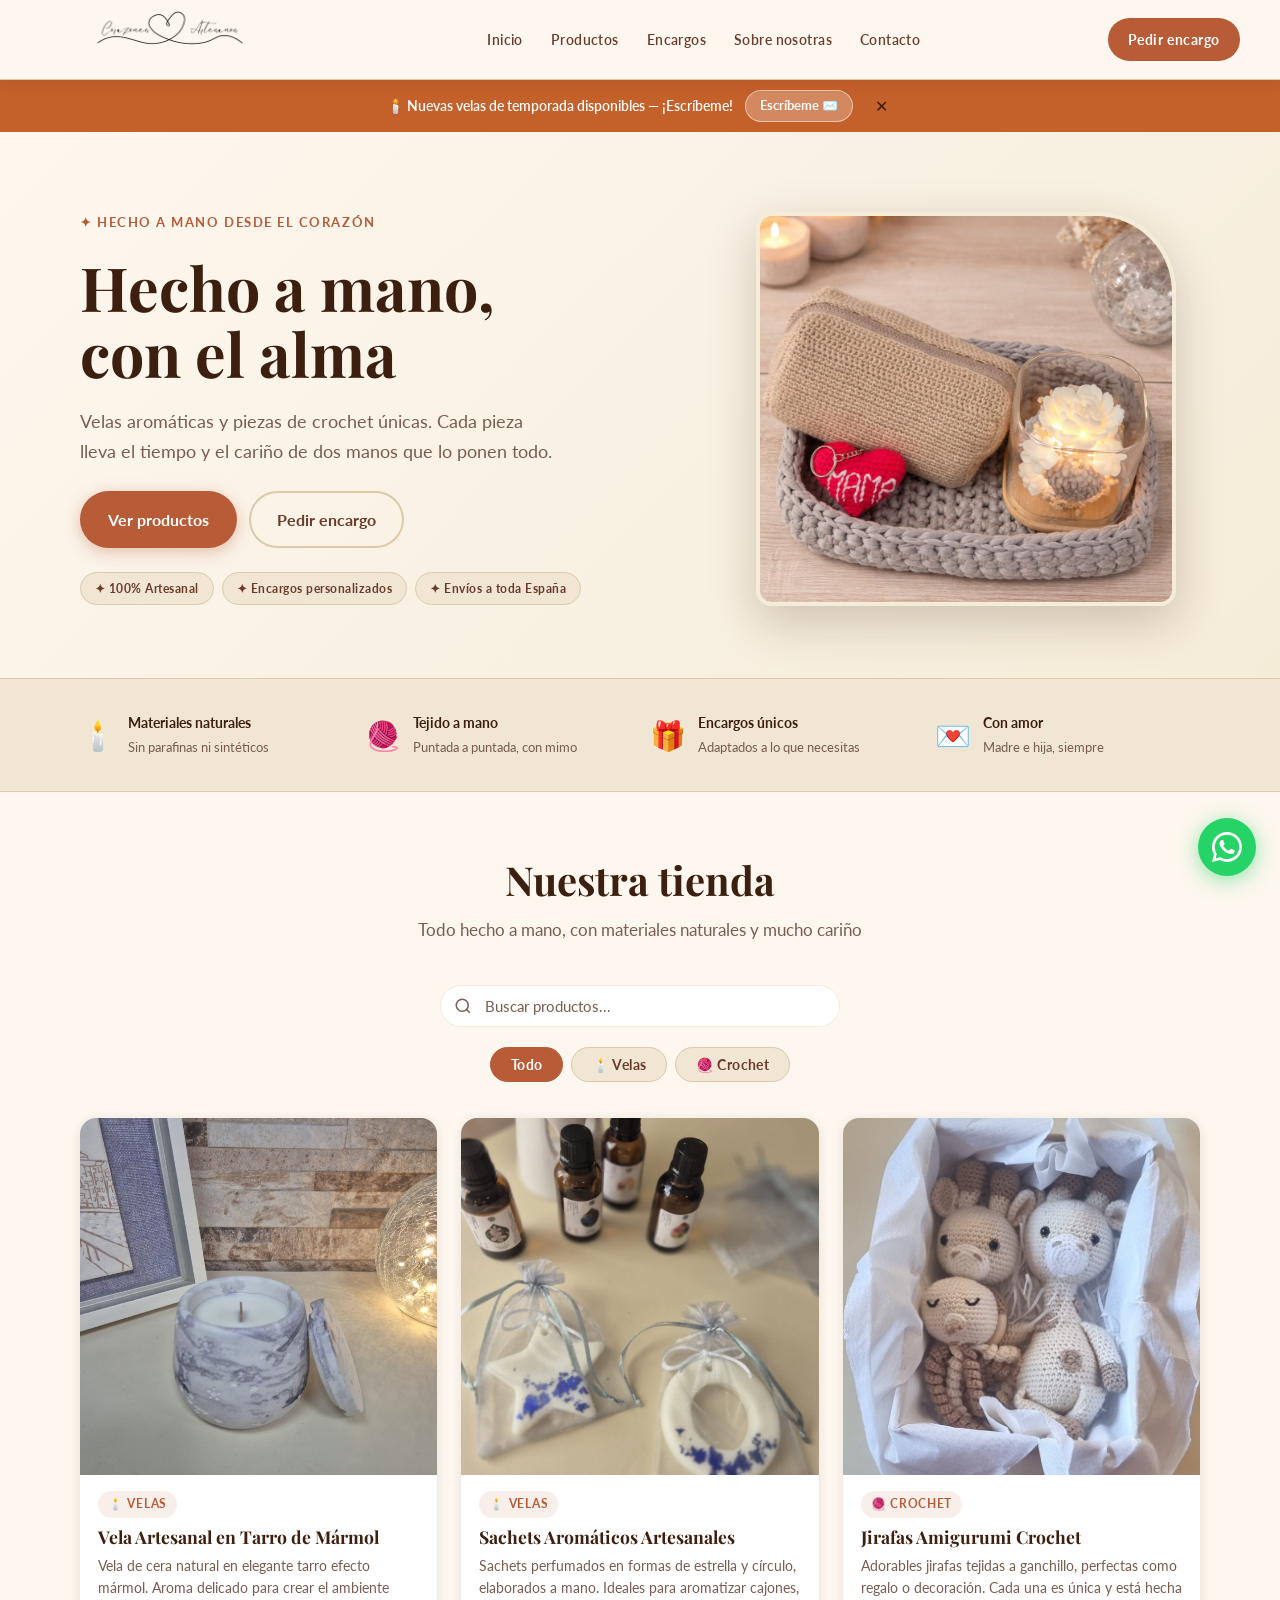
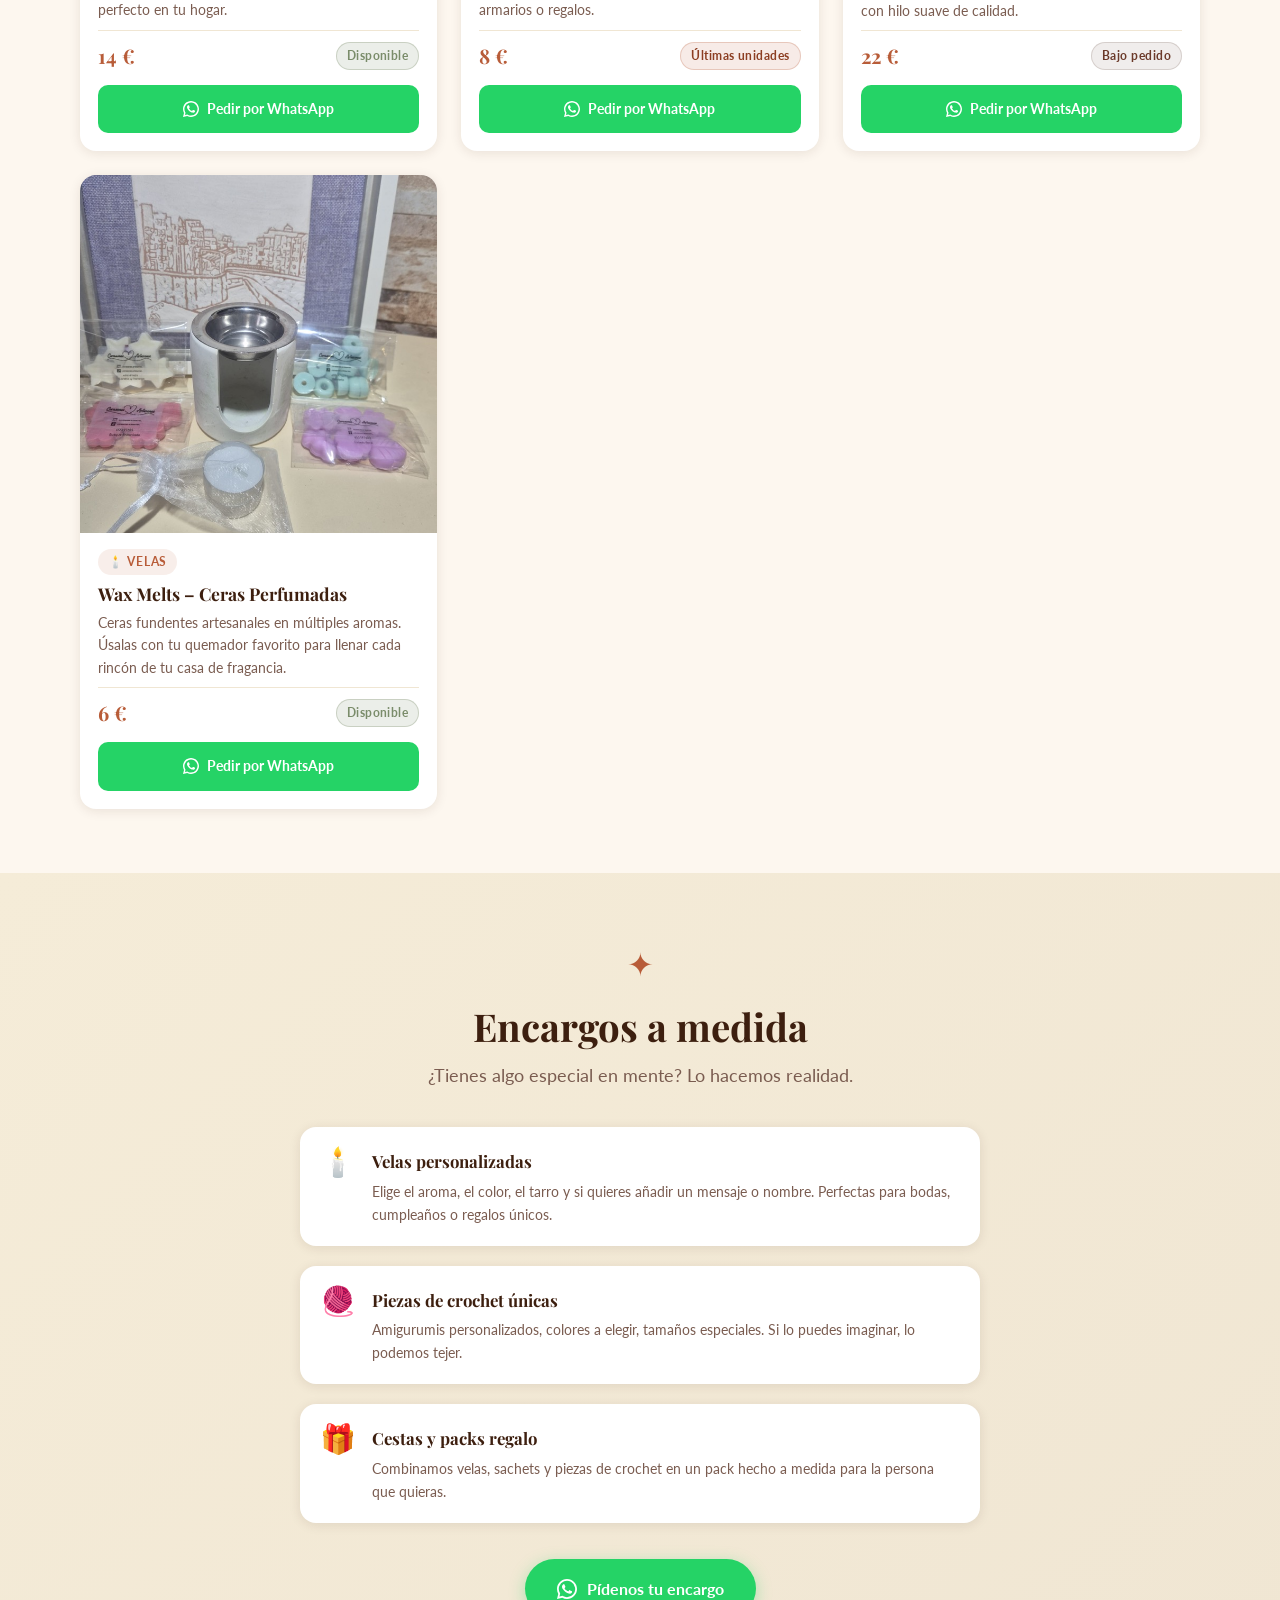
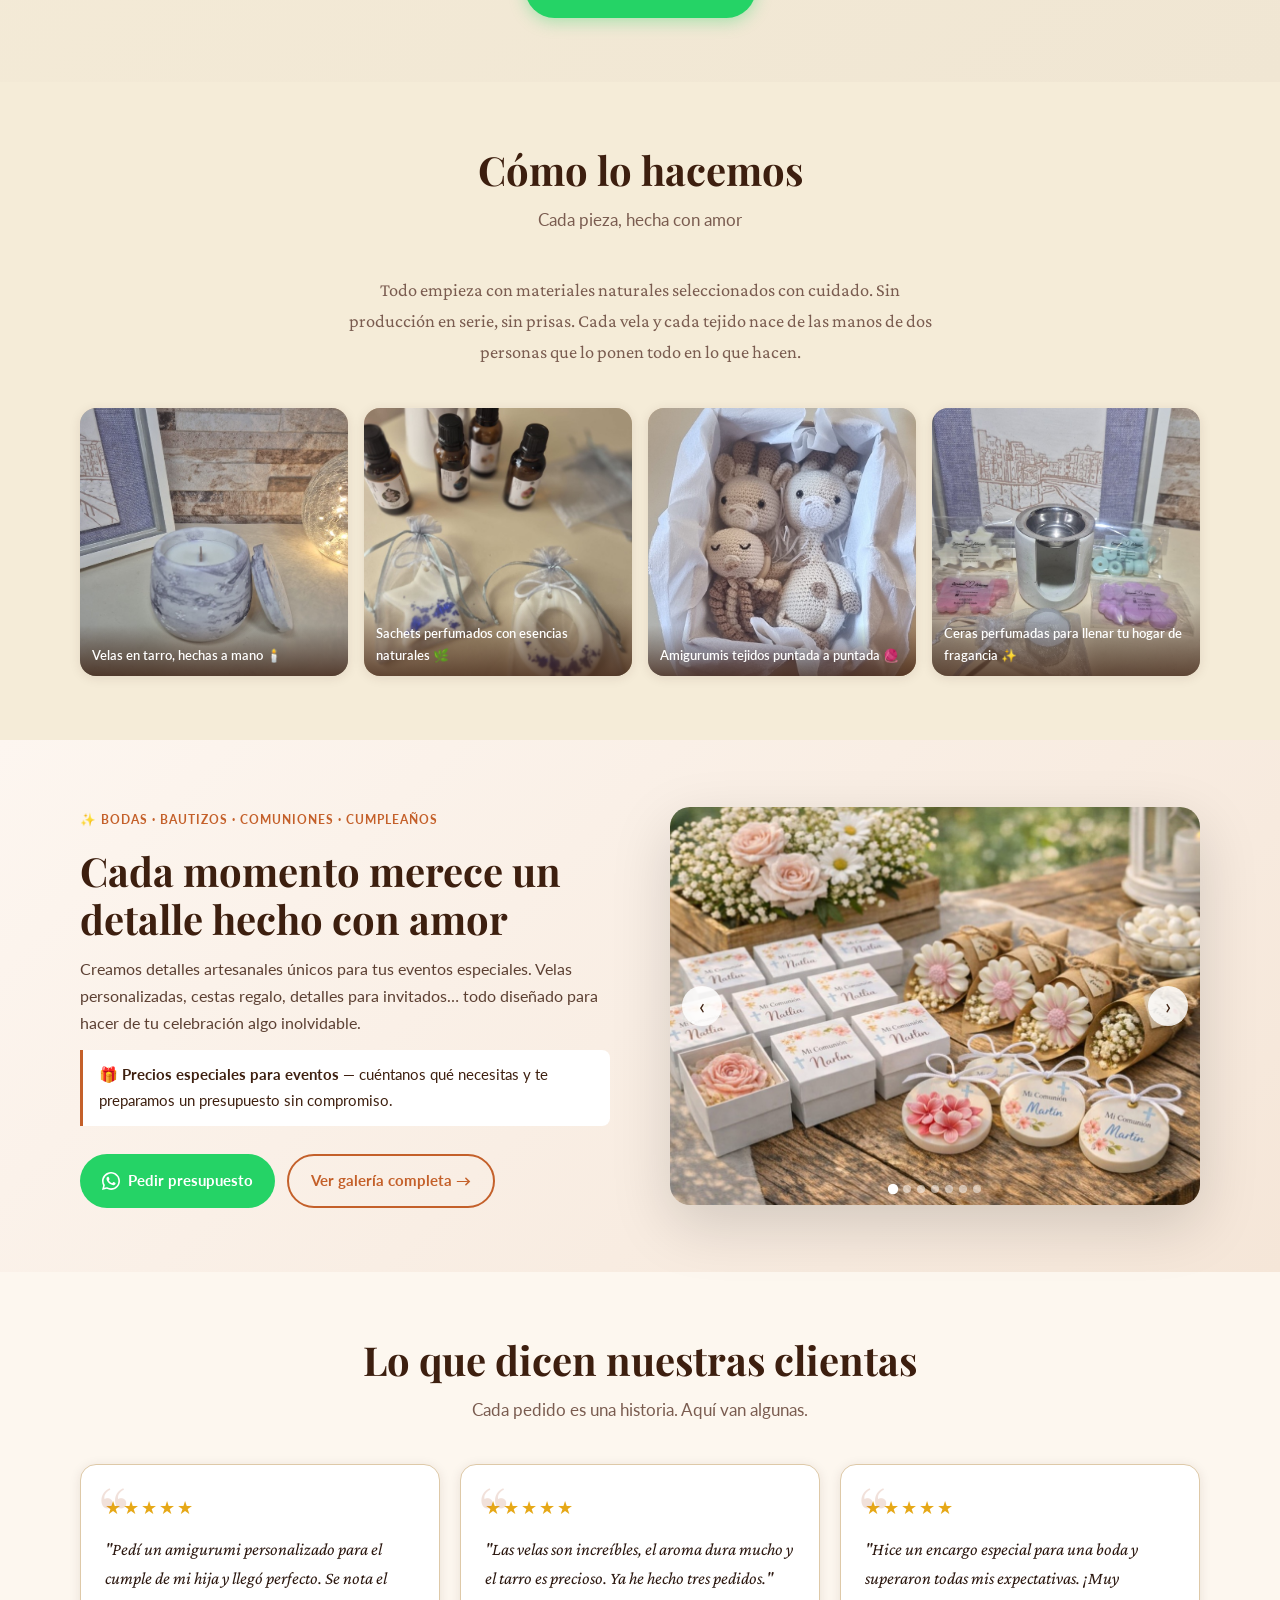
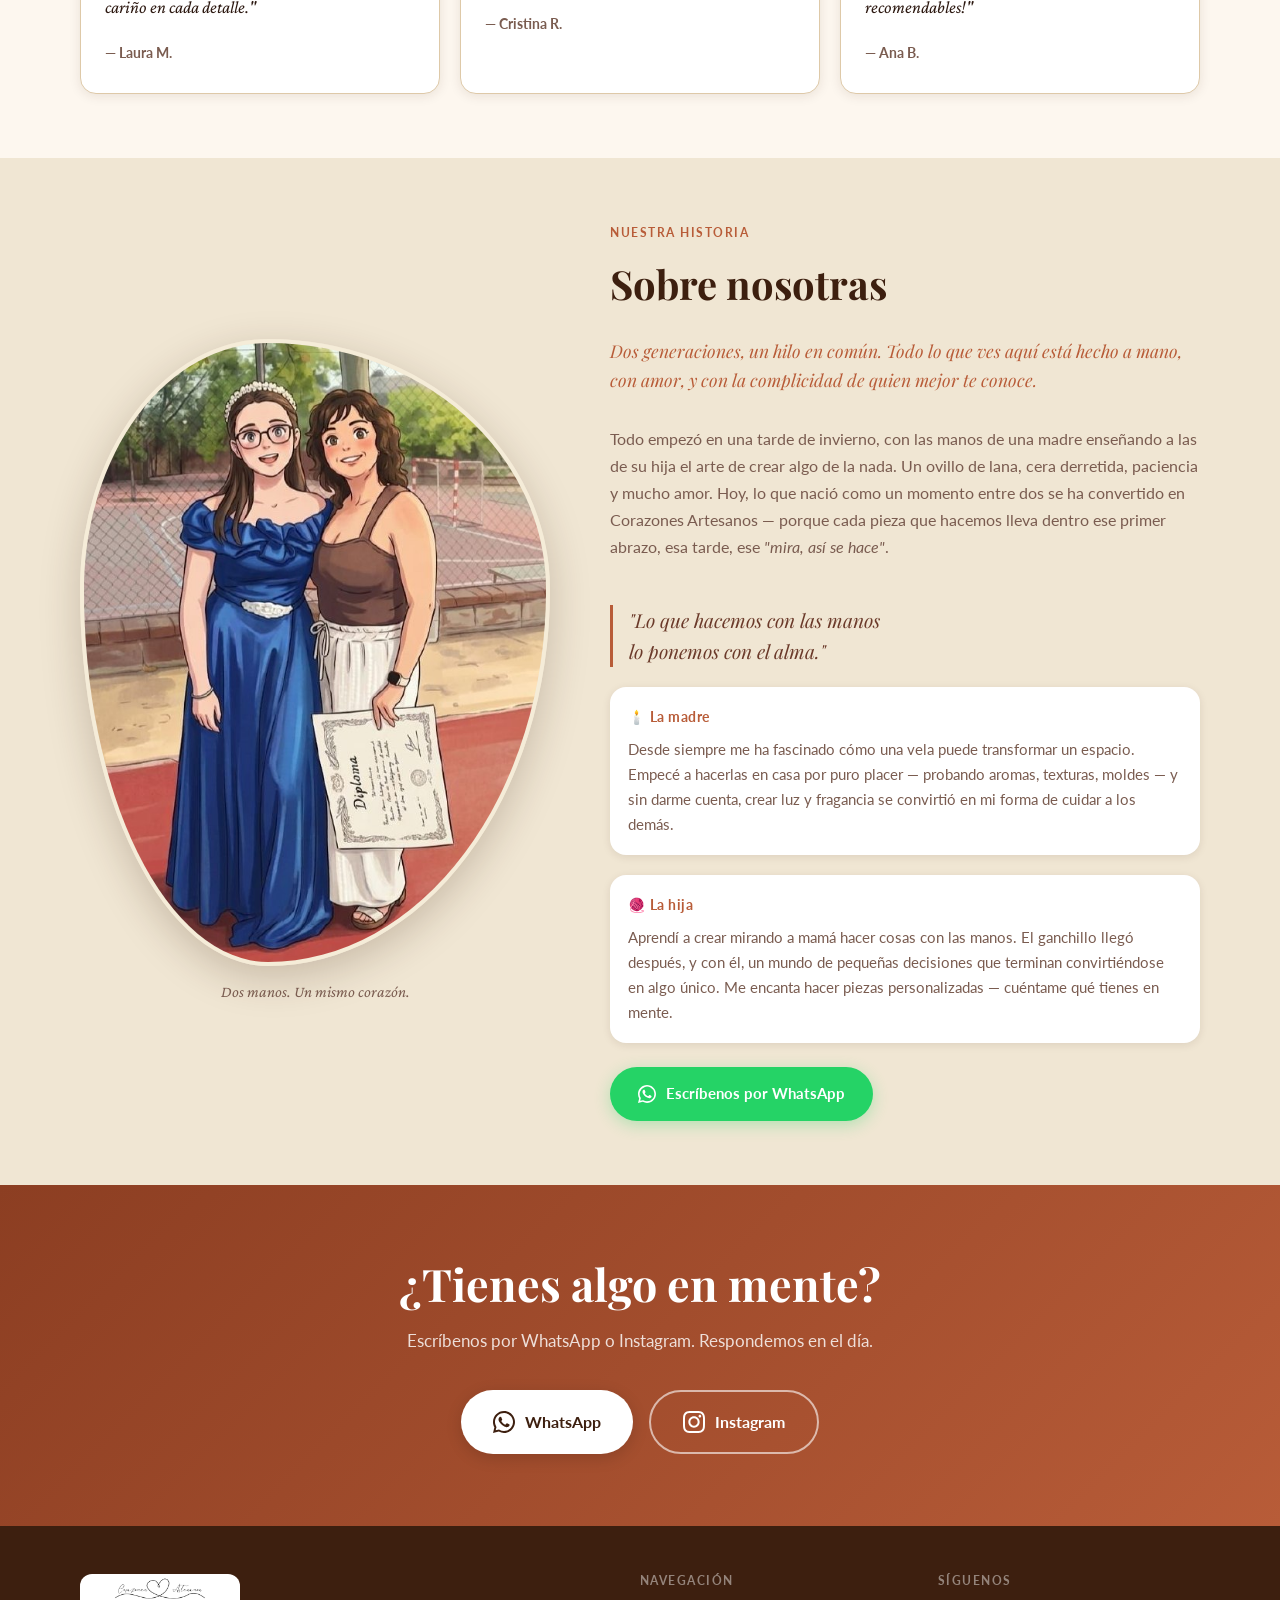
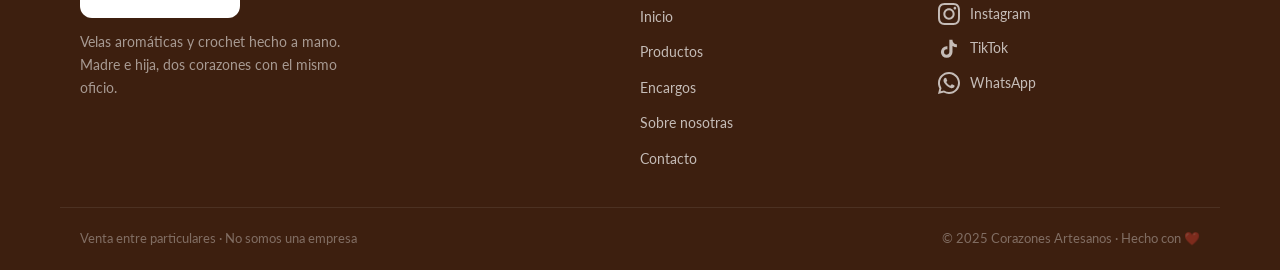
<file: index.html>
<!DOCTYPE html>
<html lang="es">
<head>
  <meta charset="UTF-8">
  <meta name="viewport" content="width=device-width, initial-scale=1.0">

  <!-- SEO básico -->
  <title>Corazones Artesanos | Velas y Crochet Artesanales Hechos a Mano</title>
  <meta name="description" content="Tienda artesanal de velas aromáticas y piezas de crochet hechas a mano con amor. Encargos personalizados. Escríbenos por WhatsApp y recibe tu pieza única.">
  <meta name="keywords" content="velas artesanales, crochet hecho a mano, amigurumis, velas aromáticas, encargos personalizados, tienda artesanal, wax melts, sachets aromáticos, regalo artesanal">
  <meta name="author" content="Corazones Artesanos">
  <meta name="robots" content="index, follow">
  <link rel="canonical" href="https://corazones-artesanos.vercel.app/">

  <!-- Open Graph -->
  <meta property="og:type" content="website">
  <meta property="og:url" content="https://corazones-artesanos.vercel.app/">
  <meta property="og:title" content="Corazones Artesanos | Velas y Crochet Artesanales">
  <meta property="og:description" content="Velas aromáticas, wax melts, sachets y piezas de crochet hechas a mano. Encargos personalizados con amor. ¡Escríbenos!">
  <meta property="og:image" content="https://corazones-artesanos.vercel.app/img/og-image.jpg">
  <meta property="og:locale" content="es_ES">
  <meta property="og:site_name" content="Corazones Artesanos">

  <!-- Twitter Card -->
  <meta name="twitter:card" content="summary_large_image">
  <meta name="twitter:title" content="Corazones Artesanos | Velas y Crochet Artesanales">
  <meta name="twitter:description" content="Velas aromáticas, wax melts, sachets y piezas de crochet hechas a mano. Encargos personalizados.">
  <meta name="twitter:image" content="https://corazones-artesanos.vercel.app/img/og-image.jpg">

  <!-- Schema.org -->
  <script type="application/ld+json">
  {
    "@context": "https://schema.org",
    "@type": "Store",
    "name": "Corazones Artesanos",
    "description": "Tienda artesanal de velas aromáticas y piezas de crochet hechas a mano. Encargos personalizados.",
    "url": "https://corazones-artesanos.vercel.app/",
    "logo": "https://corazones-artesanos.vercel.app/img/logo.png",
    "image": "https://corazones-artesanos.vercel.app/img/nosotras.jpg",
    "sameAs": ["https://www.instagram.com/_corazones.artesanos_/"],
    "contactPoint": {
      "@type": "ContactPoint",
      "telephone": "+34655197603",
      "contactType": "customer service",
      "availableLanguage": "Spanish"
    },
    "offers": {
      "@type": "AggregateOffer",
      "priceCurrency": "EUR",
      "offerCount": "20+",
      "description": "Velas artesanales, crochet y encargos personalizados"
    }
  }
  </script>

  <!-- Favicon -->
  <link rel="icon" type="image/svg+xml" href="favicon.svg">
  <link rel="icon" type="image/png" href="img/logo.png">
  <link rel="apple-touch-icon" href="img/logo.png">

  <link rel="preconnect" href="https://fonts.googleapis.com">
  <link rel="preconnect" href="https://fonts.gstatic.com" crossorigin>
  <link href="https://fonts.googleapis.com/css2?family=Playfair+Display:ital,wght@0,400;0,700;1,400&family=Lato:wght@300;400;700&family=Crimson+Pro:wght@400;500;600&display=swap" rel="stylesheet">
  <link rel="stylesheet" href="style.css">
</head>
<body>

  <!-- HEADER -->
  <header class="site-header" id="inicio">
    <div class="header-inner">
      <a href="#inicio" class="logo" aria-label="Corazones Artesanos"><img src="img/logo.png" alt="Corazones Artesanos" class="logo-img"></a>
    </div>
    <nav class="main-nav" aria-label="Navegación principal">
      <a href="#inicio" class="nav-link">Inicio</a>
      <a href="#tienda" class="nav-link">Productos</a>
      <a href="#encargos" class="nav-link">Encargos</a>
      <a href="#sobre-mi" class="nav-link">Sobre nosotras</a>
      <a href="#contacto" class="nav-link">Contacto</a>
    </nav>
    <a href="https://wa.me/34655197603?text=Hola!%20Me%20gustar%C3%ADa%20hacer%20un%20encargo%20%F0%9F%A4%8D" target="_blank" class="header-cta">
      Pedir encargo
    </a>
    <button class="hamburger" id="hamburger" onclick="toggleMenu()" aria-label="Abrir menú" aria-expanded="false">
      <span></span>
      <span></span>
      <span></span>
    </button>
  </header>

  <!-- MENÚ MÓVIL -->
  <div class="mobile-menu" id="mobile-menu" aria-hidden="true">
    <nav class="mobile-nav">
      <a href="#inicio" class="mobile-menu-link">Inicio</a>
      <a href="#tienda" class="mobile-menu-link">Productos</a>
      <a href="#encargos" class="mobile-menu-link">Encargos</a>
      <a href="#sobre-mi" class="mobile-menu-link">Sobre nosotras</a>
      <a href="#contacto" class="mobile-menu-link">Contacto</a>
      <a href="https://wa.me/34655197603?text=Hola!%20Me%20gustar%C3%ADa%20hacer%20un%20encargo%20%F0%9F%A4%8D" target="_blank" class="mobile-menu-link mobile-menu-cta">Pedir encargo</a>
    </nav>
  </div>

  <!-- BANNER -->
  <div id="banner" class="banner" style="display:none">
    <span id="banner-text"></span>
    <a id="banner-wa" href="https://wa.me/34655197603" target="_blank" class="banner-btn">Escríbeme ✉️</a>
    <button class="banner-close" onclick="closeBanner()">✕</button>
  </div>

  <main>

    <!-- HERO -->
    <section id="hero" class="hero-section">
      <div class="hero-inner container">
        <div class="hero-text">
          <span class="hero-eyebrow">✦ Hecho a mano desde el corazón</span>
          <h1 class="hero-title">Hecho a mano,<br>con el alma</h1>
          <p class="hero-subtitle">Velas aromáticas y piezas de crochet únicas. Cada pieza lleva el tiempo y el cariño de dos manos que lo ponen todo.</p>
          <div class="hero-actions">
            <a href="#tienda" class="btn-primary">Ver productos</a>
            <a href="https://wa.me/34655197603?text=Hola!%20Me%20gustar%C3%ADa%20hacer%20un%20encargo%20%F0%9F%A4%8D" target="_blank" class="btn-secondary">Pedir encargo</a>
          </div>
          <div class="hero-badges">
            <span class="hero-badge">✦ 100% Artesanal</span>
            <span class="hero-badge">✦ Encargos personalizados</span>
            <span class="hero-badge">✦ Envíos a toda España</span>
          </div>
        </div>
        <div class="hero-image">
          <div class="hero-img-frame">
            <img src="img/portada.jpg" alt="Detalles artesanales de crochet y velas — Corazones Artesanos" loading="eager" fetchpriority="high">
          </div>
        </div>
      </div>
    </section>

    <!-- SELLOS DE CONFIANZA -->
    <section class="sellos-section">
      <div class="container">
        <div class="sellos-grid">
          <div class="sello-item">
            <span class="sello-icon">🕯️</span>
            <div class="sello-text">
              <strong>Materiales naturales</strong>
              <span>Sin parafinas ni sintéticos</span>
            </div>
          </div>
          <div class="sello-item">
            <span class="sello-icon">🧶</span>
            <div class="sello-text">
              <strong>Tejido a mano</strong>
              <span>Puntada a puntada, con mimo</span>
            </div>
          </div>
          <div class="sello-item">
            <span class="sello-icon">🎁</span>
            <div class="sello-text">
              <strong>Encargos únicos</strong>
              <span>Adaptados a lo que necesitas</span>
            </div>
          </div>
          <div class="sello-item">
            <span class="sello-icon">💌</span>
            <div class="sello-text">
              <strong>Con amor</strong>
              <span>Madre e hija, siempre</span>
            </div>
          </div>
        </div>
      </div>
    </section>

    <!-- TIENDA -->
    <section id="tienda" class="section">
      <div class="container">
        <h2 class="section-title">Nuestra tienda</h2>
        <p class="section-subtitle">Todo hecho a mano, con materiales naturales y mucho cariño</p>

        <!-- Buscador -->
        <div class="tienda-search-wrap">
          <svg class="tienda-search-icon" viewBox="0 0 24 24" fill="none" stroke="currentColor" stroke-width="2" width="18" height="18"><circle cx="11" cy="11" r="8"/><line x1="21" y1="21" x2="16.65" y2="16.65"/></svg>
          <input type="search" id="tienda-search" class="tienda-search" placeholder="Buscar productos..." oninput="searchProducts(this.value)" autocomplete="off">
        </div>

        <!-- Filtros -->
        <div class="filters" id="filters-container">
          <button class="filter-btn active" data-filter="todo" onclick="filterProducts('todo', this)">Todo</button>
        </div>

        <!-- Grid de productos -->
        <div class="products-grid" id="products-grid"></div>
      </div>
    </section>

    <!-- ENCARGOS A MEDIDA -->
    <section id="encargos" class="section encargos-section">
      <div class="container">
        <div class="encargos-inner">
          <div class="encargos-icono">✦</div>
          <h2 class="encargos-titulo">Encargos a medida</h2>
          <p class="encargos-subtitulo">¿Tienes algo especial en mente? Lo hacemos realidad.</p>
          <div class="encargos-lista">
            <div class="encargo-item">
              <span class="encargo-emoji">🕯️</span>
              <div>
                <strong>Velas personalizadas</strong>
                <p>Elige el aroma, el color, el tarro y si quieres añadir un mensaje o nombre. Perfectas para bodas, cumpleaños o regalos únicos.</p>
              </div>
            </div>
            <div class="encargo-item">
              <span class="encargo-emoji">🧶</span>
              <div>
                <strong>Piezas de crochet únicas</strong>
                <p>Amigurumis personalizados, colores a elegir, tamaños especiales. Si lo puedes imaginar, lo podemos tejer.</p>
              </div>
            </div>
            <div class="encargo-item">
              <span class="encargo-emoji">🎁</span>
              <div>
                <strong>Cestas y packs regalo</strong>
                <p>Combinamos velas, sachets y piezas de crochet en un pack hecho a medida para la persona que quieras.</p>
              </div>
            </div>
          </div>
          <a href="https://wa.me/34655197603?text=Hola!%20Me%20gustar%C3%ADa%20hacer%20un%20encargo%20a%20medida%20%F0%9F%A4%8D"
             target="_blank" class="encargos-btn">
            <svg viewBox="0 0 24 24" fill="currentColor" width="20" height="20"><path d="M17.472 14.382c-.297-.149-1.758-.867-2.03-.967-.273-.099-.471-.148-.67.15-.197.297-.767.966-.94 1.164-.173.199-.347.223-.644.075-.297-.15-1.255-.463-2.39-1.475-.883-.788-1.48-1.761-1.653-2.059-.173-.297-.018-.458.13-.606.134-.133.298-.347.446-.52.149-.174.198-.298.298-.497.099-.198.05-.371-.025-.52-.075-.149-.669-1.612-.916-2.207-.242-.579-.487-.5-.669-.51-.173-.008-.371-.01-.57-.01-.198 0-.52.074-.792.372-.272.297-1.04 1.016-1.04 2.479 0 1.462 1.065 2.875 1.213 3.074.149.198 2.096 3.2 5.077 4.487.709.306 1.262.489 1.694.625.712.227 1.36.195 1.871.118.571-.085 1.758-.719 2.006-1.413.248-.694.248-1.289.173-1.413-.074-.124-.272-.198-.57-.347z"/><path d="M12 0C5.373 0 0 5.373 0 12c0 2.127.558 4.126 1.535 5.858L0 24l6.335-1.508A11.95 11.95 0 0012 24c6.627 0 12-5.373 12-12S18.627 0 12 0zm0 21.818a9.818 9.818 0 01-5.003-1.367l-.36-.214-3.733.888.935-3.629-.234-.373A9.818 9.818 0 1112 21.818z"/></svg>
            Pídenos tu encargo
          </a>
        </div>
      </div>
    </section>

    <!-- CÓMO LO HACEMOS -->
    <section id="proceso" class="section section-alt">
      <div class="container">
        <h2 class="section-title">Cómo lo hacemos</h2>
        <p class="section-subtitle">Cada pieza, hecha con amor</p>
        <p class="proceso-text">Todo empieza con materiales naturales seleccionados con cuidado. Sin producción en serie, sin prisas. Cada vela y cada tejido nace de las manos de dos personas que lo ponen todo en lo que hacen.</p>
        <div class="proceso-grid">
          <div class="proceso-item">
            <img src="img/vela1.jpg" alt="Vela artesanal en tarro de mármol" loading="lazy">
            <div class="proceso-caption">Velas en tarro, hechas a mano 🕯️</div>
          </div>
          <div class="proceso-item">
            <img src="img/sachets1.jpg" alt="Sachets aromáticos artesanales" loading="lazy">
            <div class="proceso-caption">Sachets perfumados con esencias naturales 🌿</div>
          </div>
          <div class="proceso-item">
            <img src="img/crochet1.jpg" alt="Amigurumis de crochet" loading="lazy">
            <div class="proceso-caption">Amigurumis tejidos puntada a puntada 🧶</div>
          </div>
          <div class="proceso-item">
            <img src="img/ceras1.jpg" alt="Ceras fundentes artesanales" loading="lazy">
            <div class="proceso-caption">Ceras perfumadas para llenar tu hogar de fragancia ✨</div>
          </div>
        </div>
      </div>
    </section>

    <!-- EVENTOS -->
    <section id="eventos" class="section eventos-section">
      <div class="container">
        <div class="eventos-inner">
          <div class="eventos-texto">
            <span class="eventos-tag">✨ Bodas · Bautizos · Comuniones · Cumpleaños</span>
            <h2 class="section-title left">Cada momento merece un detalle hecho con amor</h2>
            <p class="eventos-desc">Creamos detalles artesanales únicos para tus eventos especiales. Velas personalizadas, cestas regalo, detalles para invitados… todo diseñado para hacer de tu celebración algo inolvidable.</p>
            <p class="eventos-precio">🎁 <strong>Precios especiales para eventos</strong> — cuéntanos qué necesitas y te preparamos un presupuesto sin compromiso.</p>
            <div class="eventos-btns">
              <a href="https://wa.me/34655197603?text=${encodeURIComponent('Hola! Me gustaría información sobre detalles para eventos.')}" target="_blank" class="btn-wa-eventos">
                <svg viewBox="0 0 24 24" fill="currentColor" width="18" height="18"><path d="M17.472 14.382c-.297-.149-1.758-.867-2.03-.967-.273-.099-.471-.148-.67.15-.197.297-.767.966-.94 1.164-.173.199-.347.223-.644.075-.297-.15-1.255-.463-2.39-1.475-.883-.788-1.48-1.761-1.653-2.059-.173-.297-.018-.458.13-.606.134-.133.298-.347.446-.52.149-.174.198-.298.298-.497.099-.198.05-.371-.025-.52-.075-.149-.669-1.612-.916-2.207-.242-.579-.487-.5-.669-.51-.173-.008-.371-.01-.57-.01-.198 0-.52.074-.792.372-.272.297-1.04 1.016-1.04 2.479 0 1.462 1.065 2.875 1.213 3.074.149.198 2.096 3.2 5.077 4.487.709.306 1.262.489 1.694.625.712.227 1.36.195 1.871.118.571-.085 1.758-.719 2.006-1.413.248-.694.248-1.289.173-1.413-.074-.124-.272-.198-.57-.347z"/><path d="M12 0C5.373 0 0 5.373 0 12c0 2.127.558 4.126 1.535 5.858L0 24l6.335-1.508A11.95 11.95 0 0012 24c6.627 0 12-5.373 12-12S18.627 0 12 0zm0 21.818a9.818 9.818 0 01-5.003-1.367l-.36-.214-3.733.888.935-3.629-.234-.373A9.818 9.818 0 1112 21.818z"/></svg>
                Pedir presupuesto
              </a>
              <a href="eventos.html" class="btn-galeria-eventos">Ver galería completa →</a>
            </div>
          </div>
          <div class="eventos-carrusel">
            <div class="carrusel-track" id="carrusel-track">
              <img src="img/eventos/evento1.jpg" alt="Detalle para evento artesanal" loading="lazy">
              <img src="img/eventos/evento2.jpg" alt="Detalle para evento artesanal" loading="lazy">
              <img src="img/eventos/evento3.jpg" alt="Detalle para evento artesanal" loading="lazy">
              <img src="img/eventos/evento4.jpg" alt="Detalle para evento artesanal" loading="lazy">
              <img src="img/eventos/evento5.jpg" alt="Detalle para evento artesanal" loading="lazy">
              <img src="img/eventos/evento6.jpg" alt="Detalle para evento artesanal" loading="lazy">
              <img src="img/eventos/evento7.jpg" alt="Detalle para evento artesanal" loading="lazy">
            </div>
            <button class="carrusel-btn carrusel-prev" onclick="carruselNav(-1)" aria-label="Anterior">&#8249;</button>
            <button class="carrusel-btn carrusel-next" onclick="carruselNav(1)" aria-label="Siguiente">&#8250;</button>
            <div class="carrusel-dots" id="carrusel-dots"></div>
          </div>
        </div>
      </div>
    </section>

    <!-- TESTIMONIOS -->
    <section id="testimonios" class="section testimonios-section">
      <div class="container">
        <h2 class="section-title">Lo que dicen nuestras clientas</h2>
        <p class="section-subtitle">Cada pedido es una historia. Aquí van algunas.</p>
        <div class="testimonios-grid">
          <div class="testimonio-card">
            <div class="testimonio-estrellas" aria-label="5 estrellas">★★★★★</div>
            <blockquote class="testimonio-texto">
              "Pedí un amigurumi personalizado para el cumple de mi hija y llegó perfecto. Se nota el cariño en cada detalle."
            </blockquote>
            <cite class="testimonio-autor">— Laura M.</cite>
          </div>
          <div class="testimonio-card">
            <div class="testimonio-estrellas" aria-label="5 estrellas">★★★★★</div>
            <blockquote class="testimonio-texto">
              "Las velas son increíbles, el aroma dura mucho y el tarro es precioso. Ya he hecho tres pedidos."
            </blockquote>
            <cite class="testimonio-autor">— Cristina R.</cite>
          </div>
          <div class="testimonio-card">
            <div class="testimonio-estrellas" aria-label="5 estrellas">★★★★★</div>
            <blockquote class="testimonio-texto">
              "Hice un encargo especial para una boda y superaron todas mis expectativas. ¡Muy recomendables!"
            </blockquote>
            <cite class="testimonio-autor">— Ana B.</cite>
          </div>
        </div>
      </div>
    </section>

    <!-- SOBRE NOSOTRAS -->
    <section id="sobre-mi" class="section sobre-section">
      <div class="container">
        <div class="sobre-layout">

          <!-- Foto -->
          <div class="sobre-foto-wrap">
            <div class="sobre-foto-frame">
              <img src="img/nosotras.jpg" alt="Madre e hija, Corazones Artesanos" class="sobre-foto" id="sobre-mi-img">
            </div>
            <p class="sobre-foto-caption">Dos manos. Un mismo corazón.</p>
          </div>

          <!-- Texto -->
          <div class="sobre-texto">
            <span class="sobre-eyebrow">Nuestra historia</span>
            <h2 class="section-title left">Sobre nosotras</h2>

            <p class="sobre-subtitulo">Dos generaciones, un hilo en común. Todo lo que ves aquí está hecho a mano, con amor, y con la complicidad de quien mejor te conoce.</p>

            <p class="sobre-historia">Todo empezó en una tarde de invierno, con las manos de una madre enseñando a las de su hija el arte de crear algo de la nada. Un ovillo de lana, cera derretida, paciencia y mucho amor. Hoy, lo que nació como un momento entre dos se ha convertido en Corazones Artesanos — porque cada pieza que hacemos lleva dentro ese primer abrazo, esa tarde, ese <em>"mira, así se hace"</em>.</p>

            <p class="sobre-frase">"Lo que hacemos con las manos<br>lo ponemos con el alma."</p>

            <div id="sobre-mi-content">
              <div class="sobre-persona">
                <span class="sobre-rol">🕯️ La madre</span>
                <p>Desde siempre me ha fascinado cómo una vela puede transformar un espacio. Empecé a hacerlas en casa por puro placer — probando aromas, texturas, moldes — y sin darme cuenta, crear luz y fragancia se convirtió en mi forma de cuidar a los demás.</p>
              </div>
              <div class="sobre-divider"></div>
              <div class="sobre-persona">
                <span class="sobre-rol">🧶 La hija</span>
                <p>Aprendí a crear mirando a mamá hacer cosas con las manos. El ganchillo llegó después, y con él, un mundo de pequeñas decisiones que terminan convirtiéndose en algo único. Me encanta hacer piezas personalizadas — cuéntame qué tienes en mente.</p>
              </div>
            </div>

            <a href="https://wa.me/34655197603" target="_blank" class="btn-wa-sobre">
              <svg viewBox="0 0 24 24" fill="currentColor" width="18" height="18"><path d="M17.472 14.382c-.297-.149-1.758-.867-2.03-.967-.273-.099-.471-.148-.67.15-.197.297-.767.966-.94 1.164-.173.199-.347.223-.644.075-.297-.15-1.255-.463-2.39-1.475-.883-.788-1.48-1.761-1.653-2.059-.173-.297-.018-.458.13-.606.134-.133.298-.347.446-.52.149-.174.198-.298.298-.497.099-.198.05-.371-.025-.52-.075-.149-.669-1.612-.916-2.207-.242-.579-.487-.5-.669-.51-.173-.008-.371-.01-.57-.01-.198 0-.52.074-.792.372-.272.297-1.04 1.016-1.04 2.479 0 1.462 1.065 2.875 1.213 3.074.149.198 2.096 3.2 5.077 4.487.709.306 1.262.489 1.694.625.712.227 1.36.195 1.871.118.571-.085 1.758-.719 2.006-1.413.248-.694.248-1.289.173-1.413-.074-.124-.272-.198-.57-.347z"/><path d="M12 0C5.373 0 0 5.373 0 12c0 2.127.558 4.126 1.535 5.858L0 24l6.335-1.508A11.95 11.95 0 0012 24c6.627 0 12-5.373 12-12S18.627 0 12 0zm0 21.818a9.818 9.818 0 01-5.003-1.367l-.36-.214-3.733.888.935-3.629-.234-.373A9.818 9.818 0 1112 21.818z"/></svg>
              Escríbenos por WhatsApp
            </a>
          </div>

        </div>
      </div>
    </section>

    <!-- CONTACTO -->
    <section id="contacto" class="contacto-section">
      <div class="container">
        <div class="contacto-inner">
          <h2 class="contacto-titulo">¿Tienes algo en mente?</h2>
          <p class="contacto-subtitulo">Escríbenos por WhatsApp o Instagram. Respondemos en el día.</p>
          <div class="contacto-btns">
            <a href="https://wa.me/34655197603?text=Hola!%20Tengo%20una%20consulta%20%F0%9F%A4%8D" target="_blank" class="contacto-btn contacto-btn-wa">
              <svg viewBox="0 0 24 24" fill="currentColor" width="22" height="22"><path d="M17.472 14.382c-.297-.149-1.758-.867-2.03-.967-.273-.099-.471-.148-.67.15-.197.297-.767.966-.94 1.164-.173.199-.347.223-.644.075-.297-.15-1.255-.463-2.39-1.475-.883-.788-1.48-1.761-1.653-2.059-.173-.297-.018-.458.13-.606.134-.133.298-.347.446-.52.149-.174.198-.298.298-.497.099-.198.05-.371-.025-.52-.075-.149-.669-1.612-.916-2.207-.242-.579-.487-.5-.669-.51-.173-.008-.371-.01-.57-.01-.198 0-.52.074-.792.372-.272.297-1.04 1.016-1.04 2.479 0 1.462 1.065 2.875 1.213 3.074.149.198 2.096 3.2 5.077 4.487.709.306 1.262.489 1.694.625.712.227 1.36.195 1.871.118.571-.085 1.758-.719 2.006-1.413.248-.694.248-1.289.173-1.413-.074-.124-.272-.198-.57-.347z"/><path d="M12 0C5.373 0 0 5.373 0 12c0 2.127.558 4.126 1.535 5.858L0 24l6.335-1.508A11.95 11.95 0 0012 24c6.627 0 12-5.373 12-12S18.627 0 12 0zm0 21.818a9.818 9.818 0 01-5.003-1.367l-.36-.214-3.733.888.935-3.629-.234-.373A9.818 9.818 0 1112 21.818z"/></svg>
              WhatsApp
            </a>
            <a href="https://www.instagram.com/_corazones.artesanos_/" target="_blank" class="contacto-btn contacto-btn-ig">
              <svg viewBox="0 0 24 24" fill="currentColor" width="22" height="22"><path d="M12 2.163c3.204 0 3.584.012 4.85.07 3.252.148 4.771 1.691 4.919 4.919.058 1.265.069 1.645.069 4.849 0 3.205-.012 3.584-.069 4.849-.149 3.225-1.664 4.771-4.919 4.919-1.266.058-1.644.07-4.85.07-3.204 0-3.584-.012-4.849-.07-3.26-.149-4.771-1.699-4.919-4.92-.058-1.265-.07-1.644-.07-4.849 0-3.204.013-3.583.07-4.849.149-3.227 1.664-4.771 4.919-4.919 1.266-.057 1.645-.069 4.849-.069zm0-2.163c-3.259 0-3.667.014-4.947.072-4.358.2-6.78 2.618-6.98 6.98-.059 1.281-.073 1.689-.073 4.948 0 3.259.014 3.668.072 4.948.2 4.358 2.618 6.78 6.98 6.98 1.281.058 1.689.072 4.948.072 3.259 0 3.668-.014 4.948-.072 4.354-.2 6.782-2.618 6.979-6.98.059-1.28.073-1.689.073-4.948 0-3.259-.014-3.667-.072-4.947-.196-4.354-2.617-6.78-6.979-6.98-1.281-.059-1.69-.073-4.949-.073zm0 5.838c-3.403 0-6.162 2.759-6.162 6.162s2.759 6.163 6.162 6.163 6.162-2.759 6.162-6.163c0-3.403-2.759-6.162-6.162-6.162zm0 10.162c-2.209 0-4-1.79-4-4 0-2.209 1.791-4 4-4s4 1.791 4 4c0 2.21-1.791 4-4 4zm6.406-11.845c-.796 0-1.441.645-1.441 1.44s.645 1.44 1.441 1.44c.795 0 1.439-.645 1.439-1.44s-.644-1.44-1.439-1.44z"/></svg>
              Instagram
            </a>
          </div>
        </div>
      </div>
    </section>

  </main>

  <!-- FOOTER -->
  <footer class="site-footer">
    <div class="footer-inner container">
      <div class="footer-col footer-brand">
        <div class="footer-logo"><img src="img/logo.png" alt="Corazones Artesanos" class="footer-logo-img"></div>
        <p class="footer-desc">Velas aromáticas y crochet hecho a mano. Madre e hija, dos corazones con el mismo oficio.</p>
      </div>
      <div class="footer-col footer-nav">
        <h4 class="footer-heading">Navegación</h4>
        <ul>
          <li><a href="#inicio">Inicio</a></li>
          <li><a href="#tienda">Productos</a></li>
          <li><a href="#encargos">Encargos</a></li>
          <li><a href="#sobre-mi">Sobre nosotras</a></li>
          <li><a href="#contacto">Contacto</a></li>
        </ul>
      </div>
      <div class="footer-col footer-social-col">
        <h4 class="footer-heading">Síguenos</h4>
        <div class="footer-social">
          <a href="https://www.instagram.com/_corazones.artesanos_/" target="_blank" title="Instagram" class="social-icon">
            <svg viewBox="0 0 24 24" fill="currentColor" width="22" height="22"><path d="M12 2.163c3.204 0 3.584.012 4.85.07 3.252.148 4.771 1.691 4.919 4.919.058 1.265.069 1.645.069 4.849 0 3.205-.012 3.584-.069 4.849-.149 3.225-1.664 4.771-4.919 4.919-1.266.058-1.644.07-4.85.07-3.204 0-3.584-.012-4.849-.07-3.26-.149-4.771-1.699-4.919-4.92-.058-1.265-.07-1.644-.07-4.849 0-3.204.013-3.583.07-4.849.149-3.227 1.664-4.771 4.919-4.919 1.266-.057 1.645-.069 4.849-.069zm0-2.163c-3.259 0-3.667.014-4.947.072-4.358.2-6.78 2.618-6.98 6.98-.059 1.281-.073 1.689-.073 4.948 0 3.259.014 3.668.072 4.948.2 4.358 2.618 6.78 6.98 6.98 1.281.058 1.689.072 4.948.072 3.259 0 3.668-.014 4.948-.072 4.354-.2 6.782-2.618 6.979-6.98.059-1.28.073-1.689.073-4.948 0-3.259-.014-3.667-.072-4.947-.196-4.354-2.617-6.78-6.979-6.98-1.281-.059-1.69-.073-4.949-.073zm0 5.838c-3.403 0-6.162 2.759-6.162 6.162s2.759 6.163 6.162 6.163 6.162-2.759 6.162-6.163c0-3.403-2.759-6.162-6.162-6.162zm0 10.162c-2.209 0-4-1.79-4-4 0-2.209 1.791-4 4-4s4 1.791 4 4c0 2.21-1.791 4-4 4zm6.406-11.845c-.796 0-1.441.645-1.441 1.44s.645 1.44 1.441 1.44c.795 0 1.439-.645 1.439-1.44s-.644-1.44-1.439-1.44z"/></svg>
            Instagram
          </a>
          <a href="https://tiktok.com/@_corazones.artesanos_" target="_blank" title="TikTok" class="social-icon">
            <svg viewBox="0 0 24 24" fill="currentColor" width="22" height="22"><path d="M19.59 6.69a4.83 4.83 0 01-3.77-4.25V2h-3.45v13.67a2.89 2.89 0 01-2.88 2.5 2.89 2.89 0 01-2.89-2.89 2.89 2.89 0 012.89-2.89c.28 0 .54.04.79.1V9.01a6.33 6.33 0 00-.79-.05 6.34 6.34 0 00-6.34 6.34 6.34 6.34 0 006.34 6.34 6.34 6.34 0 006.33-6.34V8.69a8.18 8.18 0 004.79 1.52V6.76a4.85 4.85 0 01-1.02-.07z"/></svg>
            TikTok
          </a>
          <a href="https://wa.me/34655197603" target="_blank" title="WhatsApp" class="social-icon">
            <svg viewBox="0 0 24 24" fill="currentColor" width="22" height="22"><path d="M17.472 14.382c-.297-.149-1.758-.867-2.03-.967-.273-.099-.471-.148-.67.15-.197.297-.767.966-.94 1.164-.173.199-.347.223-.644.075-.297-.15-1.255-.463-2.39-1.475-.883-.788-1.48-1.761-1.653-2.059-.173-.297-.018-.458.13-.606.134-.133.298-.347.446-.52.149-.174.198-.298.298-.497.099-.198.05-.371-.025-.52-.075-.149-.669-1.612-.916-2.207-.242-.579-.487-.5-.669-.51-.173-.008-.371-.01-.57-.01-.198 0-.52.074-.792.372-.272.297-1.04 1.016-1.04 2.479 0 1.462 1.065 2.875 1.213 3.074.149.198 2.096 3.2 5.077 4.487.709.306 1.262.489 1.694.625.712.227 1.36.195 1.871.118.571-.085 1.758-.719 2.006-1.413.248-.694.248-1.289.173-1.413-.074-.124-.272-.198-.57-.347z"/><path d="M12 0C5.373 0 0 5.373 0 12c0 2.127.558 4.126 1.535 5.858L0 24l6.335-1.508A11.95 11.95 0 0012 24c6.627 0 12-5.373 12-12S18.627 0 12 0zm0 21.818a9.818 9.818 0 01-5.003-1.367l-.36-.214-3.733.888.935-3.629-.234-.373A9.818 9.818 0 1112 21.818z"/></svg>
            WhatsApp
          </a>
        </div>
      </div>
    </div>
    <div class="footer-bottom container">
      <p class="footer-legal">Venta entre particulares · No somos una empresa</p>
      <p class="footer-copy">© 2025 Corazones Artesanos · Hecho con ❤️</p>
    </div>
  </footer>

  <!-- BOTÓN FLOTANTE WHATSAPP -->
  <a href="https://wa.me/34655197603" target="_blank" class="wa-float" title="Escríbeme por WhatsApp" aria-label="Abrir WhatsApp">
    <svg viewBox="0 0 24 24" fill="currentColor" width="30" height="30"><path d="M17.472 14.382c-.297-.149-1.758-.867-2.03-.967-.273-.099-.471-.148-.67.15-.197.297-.767.966-.94 1.164-.173.199-.347.223-.644.075-.297-.15-1.255-.463-2.39-1.475-.883-.788-1.48-1.761-1.653-2.059-.173-.297-.018-.458.13-.606.134-.133.298-.347.446-.52.149-.174.198-.298.298-.497.099-.198.05-.371-.025-.52-.075-.149-.669-1.612-.916-2.207-.242-.579-.487-.5-.669-.51-.173-.008-.371-.01-.57-.01-.198 0-.52.074-.792.372-.272.297-1.04 1.016-1.04 2.479 0 1.462 1.065 2.875 1.213 3.074.149.198 2.096 3.2 5.077 4.487.709.306 1.262.489 1.694.625.712.227 1.36.195 1.871.118.571-.085 1.758-.719 2.006-1.413.248-.694.248-1.289.173-1.413-.074-.124-.272-.198-.57-.347z"/><path d="M12 0C5.373 0 0 5.373 0 12c0 2.127.558 4.126 1.535 5.858L0 24l6.335-1.508A11.95 11.95 0 0012 24c6.627 0 12-5.373 12-12S18.627 0 12 0zm0 21.818a9.818 9.818 0 01-5.003-1.367l-.36-.214-3.733.888.935-3.629-.234-.373A9.818 9.818 0 1112 21.818z"/></svg>
  </a>

  <script src="supabase.js"></script>
  <script src="app.js"></script>
  <script>
    // Carrusel eventos
    const carruselImgs = document.querySelectorAll('#carrusel-track img');
    const dotsContainer = document.getElementById('carrusel-dots');
    let carruselIdx = 0;
    let carruselTimer;

    carruselImgs.forEach((_, i) => {
      const d = document.createElement('span');
      d.className = 'carrusel-dot' + (i === 0 ? ' active' : '');
      d.onclick = () => carruselGo(i);
      dotsContainer.appendChild(d);
    });

    function carruselGo(idx) {
      carruselImgs[carruselIdx].classList.remove('active');
      dotsContainer.children[carruselIdx].classList.remove('active');
      carruselIdx = (idx + carruselImgs.length) % carruselImgs.length;
      carruselImgs[carruselIdx].classList.add('active');
      dotsContainer.children[carruselIdx].classList.add('active');
      resetTimer();
    }

    function carruselNav(dir) { carruselGo(carruselIdx + dir); }

    function resetTimer() {
      clearInterval(carruselTimer);
      carruselTimer = setInterval(() => carruselNav(1), 4000);
    }

    carruselImgs[0].classList.add('active');
    resetTimer();
  </script>
</body>
</html>
</file>
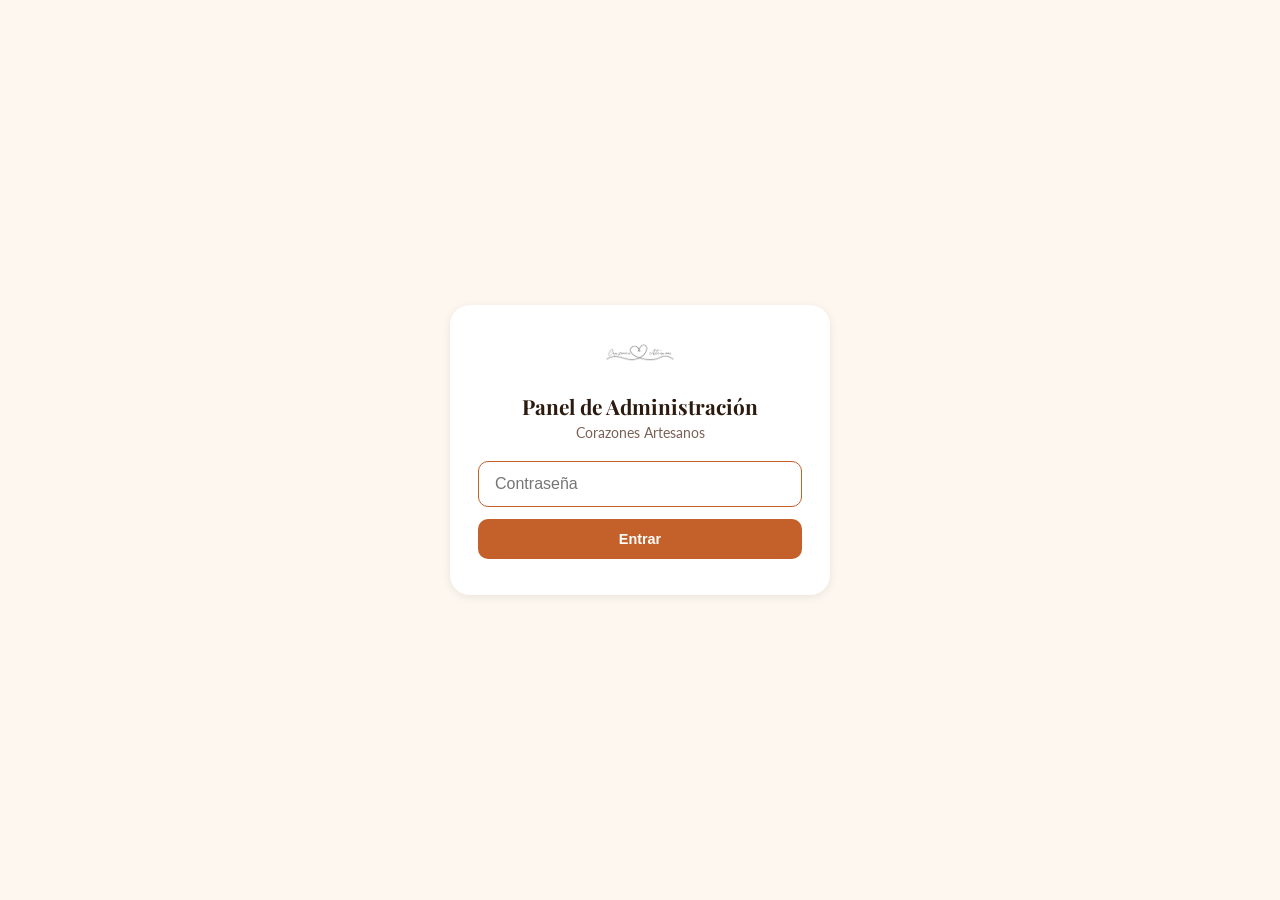
<file: admin.html>
<!DOCTYPE html>
<html lang="es">
<head>
  <meta charset="UTF-8">
  <meta name="viewport" content="width=device-width, initial-scale=1.0">
  <title>Admin – Corazones Artesanos</title>
  <link rel="preconnect" href="https://fonts.googleapis.com">
  <link href="https://fonts.googleapis.com/css2?family=Playfair+Display:wght@400;700&family=Lato:wght@400;700&display=swap" rel="stylesheet">
  <link rel="stylesheet" href="admin.css">
</head>
<body class="admin-body">

  <!-- LOGIN OVERLAY -->
  <div id="login-overlay" class="login-overlay">
    <div class="login-card">
      <img src="img/logo.png" alt="Corazones Artesanos" class="login-logo" onerror="this.style.display='none'">
      <h2>Panel de Administración</h2>
      <p>Corazones Artesanos</p>
      <div class="login-form">
        <input type="password" id="login-pass" placeholder="Contraseña" autocomplete="current-password">
        <button onclick="checkLogin()" class="btn-primary">Entrar</button>
        <p id="login-error" class="login-error" style="display:none">Contraseña incorrecta</p>
      </div>
    </div>
  </div>

  <!-- ADMIN PANEL -->
  <div id="admin-panel" style="display:none">
    <div class="admin-header">
      <img src="img/logo.png" alt="" class="admin-logo" onerror="this.style.display='none'">
      <span>Panel de Administración</span>
      <span id="build-date-label" class="admin-build-date"></span>
      <a href="index.html" class="btn-ver-web">Ver web →</a>
      <button onclick="logout()" class="btn-logout">Salir</button>
    </div>

    <!-- ESTADO PUBLICACIÓN -->
    <div id="publish-status" class="publish-status" style="display:none"></div>

    <!-- TABS -->
    <div class="admin-tabs">
      <button class="tab-btn active" onclick="showTab('productos', this)">🛍️ Productos</button>
      <button class="tab-btn" onclick="showTab('categorias', this)">🏷️ Categorías</button>
      <button class="tab-btn" onclick="showTab('banner', this)">📢 Banner</button>
      <button class="tab-btn" onclick="showTab('config', this)">⚙️ Config</button>
    </div>

    <div class="admin-content">

      <!-- TAB PRODUCTOS -->
      <div id="tab-productos" class="tab-content active">
        <h2>Gestión de productos</h2>
        <div class="admin-grid">

          <!-- Formulario añadir -->
          <div class="admin-card">
            <h3>Añadir producto</h3>
            <form id="product-form" onsubmit="addProduct(event)">
              <div class="form-group">
                <label>Nombre *</label>
                <input type="text" id="p-nombre" required placeholder="Ej: Vela Lavanda">
              </div>
              <div class="form-group">
                <label>Categoría *</label>
                <select id="p-categoria" required>
                  <option value="">Selecciona...</option>
                </select>
              </div>
              <div class="form-group">
                <label>Precio (€) *</label>
                <div class="price-row">
                  <input type="number" id="p-precio" required min="0" step="0.5" placeholder="12">
                  <span class="price-sep">hasta</span>
                  <input type="number" id="p-precio-max" min="0" step="0.5" placeholder="opcional">
                </div>
                <small>Rellena "hasta" solo si quieres un rango (ej: 10 € – 20 €)</small>
              </div>
              <div class="form-group">
                <label>Descripción *</label>
                <textarea id="p-descripcion" required placeholder="Descripción breve del producto..."></textarea>
              </div>
              <div class="form-group">
                <label>Stock</label>
                <select id="p-stock">
                  <option value="Disponible">🟢 Disponible</option>
                  <option value="Últimas unidades">🟠 Últimas unidades</option>
                  <option value="Bajo pedido">🔵 Bajo pedido</option>
                  <option value="Agotado">🔴 Agotado</option>
                </select>
              </div>
              <div class="form-group">
                <label>Fotos del producto</label>
                <button type="button" class="btn-add-foto" onclick="openFotosPicker()">📷 Añadir fotos</button>
                <div id="p-fotos-preview" class="fotos-preview-grid"></div>
              </div>
              <div class="form-actions">
                <button type="submit" class="btn-primary" id="btn-submit">Añadir producto</button>
                <button type="button" class="btn-secondary" onclick="resetForm()" id="btn-cancelar" style="display:none">Cancelar</button>
              </div>
            </form>
          </div>

          <!-- Lista productos -->
          <div class="admin-card">
            <div style="display:flex; justify-content:space-between; align-items:center; margin-bottom:14px; gap:8px; flex-wrap:wrap">
              <h3 style="margin:0">Productos actuales</h3>
              <button onclick="exportJSON()" class="btn-secondary" style="width:auto">⬇️ Exportar JSON</button>
            </div>
            <div class="admin-filters">
              <div class="admin-search-wrap">
                <svg class="admin-search-icon" viewBox="0 0 24 24" fill="none" stroke="currentColor" stroke-width="2" width="16" height="16"><circle cx="11" cy="11" r="8"/><line x1="21" y1="21" x2="16.65" y2="16.65"/></svg>
                <input type="text" id="admin-search" placeholder="Buscar producto..." oninput="renderAdminList()">
              </div>
              <div class="admin-filter-selects">
                <select id="admin-cat-filter" onchange="renderAdminList()">
                  <option value="">Todas las categorías</option>
                </select>
                <select id="admin-vis-filter" onchange="renderAdminList()">
                  <option value="">Todos</option>
                  <option value="visible">Visibles</option>
                  <option value="hidden">Ocultos</option>
                </select>
              </div>
            </div>
            <div id="products-admin-list"></div>
          </div>

        </div>
      </div>

      <!-- TAB CATEGORÍAS -->
      <div id="tab-categorias" class="tab-content">
        <h2>Gestión de categorías</h2>
        <div class="admin-grid">
          <div class="admin-card">
            <h3>Nueva categoría</h3>
            <div class="form-group">
              <label>Emoji</label>
              <input type="text" id="cat-emoji" placeholder="🕯️" maxlength="4" style="width:80px">
            </div>
            <div class="form-group">
              <label>Nombre *</label>
              <input type="text" id="cat-nombre" placeholder="Ej: Jabones">
            </div>
            <button type="button" class="btn-primary" onclick="addCategoria()">Añadir categoría</button>
          </div>
          <div class="admin-card">
            <h3>Categorías actuales</h3>
            <div id="categorias-list"></div>
          </div>
        </div>
      </div>

      <!-- TAB BANNER -->
      <div id="tab-banner" class="tab-content">
        <h2>Configurar banner</h2>
        <div class="admin-card" style="max-width:600px">
          <div class="form-group">
            <label>Mensaje del banner</label>
            <input type="text" id="banner-msg" placeholder="🕯️ Nuevas velas de temporada disponibles — ¡Escríbeme!">
          </div>
          <div class="form-group">
            <label>Color de fondo</label>
            <div class="color-options">
              <label class="color-swatch" style="--c:#C4602A" title="Terracota">
                <input type="radio" name="banner-color" value="terracota" checked>
                <span class="swatch-circle"></span>
                <span class="swatch-name">Terracota</span>
              </label>
              <label class="color-swatch" style="--c:#5C6B3A" title="Verde musgo">
                <input type="radio" name="banner-color" value="verde-musgo">
                <span class="swatch-circle"></span>
                <span class="swatch-name">Verde musgo</span>
              </label>
              <label class="color-swatch" style="--c:#2C3E6B" title="Azul oscuro">
                <input type="radio" name="banner-color" value="azul-oscuro">
                <span class="swatch-circle"></span>
                <span class="swatch-name">Azul</span>
              </label>
              <label class="color-swatch" style="--c:#7B2D3A" title="Granate">
                <input type="radio" name="banner-color" value="granate">
                <span class="swatch-circle"></span>
                <span class="swatch-name">Granate</span>
              </label>
            </div>
          </div>
          <div class="form-group toggle-group">
            <label>Banner activo</label>
            <label class="toggle">
              <input type="checkbox" id="banner-activo" checked>
              <span class="toggle-slider"></span>
            </label>
          </div>
          <button onclick="saveBanner()" class="btn-primary">💾 Guardar banner</button>
          <div id="banner-saved" class="save-msg" style="display:none">✅ Banner guardado</div>
          <!-- Preview -->
          <div style="margin-top:24px">
            <p style="font-size:0.8rem; text-transform:uppercase; letter-spacing:0.08em; color:#7A6055; margin-bottom:8px; font-weight:600">Previsualización</p>
            <div id="banner-preview" class="banner-preview-admin" style="display:none"></div>
          </div>
        </div>
      </div>

      <!-- TAB CONFIG -->
      <div id="tab-config" class="tab-content">
        <h2>Configuración</h2>
        <div class="admin-card" style="max-width:520px">
          <h3>Estado de Supabase</h3>
          <p style="font-size:0.875rem;color:var(--tmut);margin-bottom:16px;line-height:1.6">
            Los cambios se guardan automáticamente en Supabase y se ven en todos los dispositivos al instante.
          </p>
          <div id="gh-token-msg" class="save-msg" style="display:none"></div>
        </div>
      </div>

    </div>
  </div>

  <script src="version.js"></script>
  <script src="supabase.js"></script>
  <script src="admin.js"></script>
  <script>
    document.getElementById('build-date-label').textContent = 'v ' + BUILD_DATE;
  </script>
</body>
</html>
</file>
<file: style.css>
/* ============================================================
   CORAZONES ARTESANOS — style.css
   Profesional · Cálido · Artesanal — Mobile First
   ============================================================ */

@import url('https://fonts.googleapis.com/css2?family=Playfair+Display:ital,wght@0,400;0,700;1,400&family=Lato:wght@300;400;700&family=Crimson+Pro:wght@400;500;600&display=swap');

/* ─── 1. RESET + VARIABLES + BASE ──────────────────────────────────────────── */

*, *::before, *::after {
  box-sizing: border-box;
  margin: 0;
  padding: 0;
}

:root {
  --cream: #FDF7EF;
  --cream-dark: #F0E6D3;
  --terracota: #B85C38;
  --terracota-dark: #8C3E22;
  --brown: #3D1F0F;
  --brown-mid: #6B3A2A;
  --sage: #7A8C6A;
  --sand: #DEC9A8;
  --sand-light: #F5ECD8;
  --text: #2C1810;
  --text-muted: #7A5C50;
  --shadow: rgba(61,31,15,0.10);
  --shadow-deep: rgba(61,31,15,0.22);
  --radius: 16px;
  --transition: 0.25s ease;
}

html {
  scroll-behavior: smooth;
}

body {
  font-family: 'Lato', sans-serif;
  font-size: 1rem;
  color: var(--text);
  background-color: var(--cream);
  line-height: 1.7;
  -webkit-font-smoothing: antialiased;
}

h1, h2, h3, h4 {
  font-family: 'Playfair Display', Georgia, serif;
  color: var(--brown);
  line-height: 1.2;
}

a {
  color: inherit;
  text-decoration: none;
  transition: color var(--transition), opacity var(--transition);
}

img {
  max-width: 100%;
  display: block;
}

button {
  font-family: 'Lato', sans-serif;
  cursor: pointer;
  border: none;
  background: none;
}

.container {
  width: 100%;
  max-width: 1160px;
  margin: 0 auto;
  padding: 0 20px;
}

/* ─── 2. HEADER ─────────────────────────────────────────────────────────────── */

.site-header {
  position: sticky;
  top: 0;
  z-index: 200;
  background: var(--cream);
  border-bottom: 1px solid var(--sand);
  box-shadow: 0 2px 16px var(--shadow);
  display: flex;
  align-items: center;
  justify-content: space-between;
  padding: 0 20px;
  height: 72px;
  gap: 16px;
}

.header-inner {
  flex-shrink: 0;
}

.logo {
  display: block;
  width: 200px;
  height: 56px;
  overflow: hidden;
}

.logo-img {
  width: 200px;
  height: auto;
  display: block;
  margin-top: -72px;
  mix-blend-mode: multiply;
}

.main-nav {
  display: none;
  align-items: center;
  gap: 4px;
}

.nav-link {
  font-family: 'Lato', sans-serif;
  font-weight: 600;
  font-size: 0.875rem;
  letter-spacing: 0.03em;
  color: var(--brown-mid);
  padding: 6px 12px;
  border-radius: 8px;
  transition: color var(--transition), background var(--transition);
}

.nav-link:hover {
  color: var(--terracota);
  background: var(--sand-light);
}

.header-cta {
  display: none;
  font-family: 'Lato', sans-serif;
  font-weight: 700;
  font-size: 0.875rem;
  letter-spacing: 0.04em;
  color: #fff;
  background: var(--terracota);
  padding: 10px 20px;
  border-radius: 50px;
  transition: background var(--transition), transform var(--transition);
  white-space: nowrap;
  flex-shrink: 0;
}

.header-cta:hover {
  background: var(--terracota-dark);
  transform: translateY(-1px);
}

/* Hamburger */
.hamburger {
  display: flex;
  flex-direction: column;
  justify-content: center;
  gap: 5px;
  width: 40px;
  height: 40px;
  padding: 8px;
  border-radius: 8px;
  transition: background var(--transition);
  flex-shrink: 0;
}

.hamburger:hover {
  background: var(--sand-light);
}

.hamburger span {
  display: block;
  width: 22px;
  height: 2px;
  background: var(--brown);
  border-radius: 2px;
  transition: transform var(--transition), opacity var(--transition);
  transform-origin: center;
}

.hamburger.open span:nth-child(1) {
  transform: translateY(7px) rotate(45deg);
}

.hamburger.open span:nth-child(2) {
  opacity: 0;
}

.hamburger.open span:nth-child(3) {
  transform: translateY(-7px) rotate(-45deg);
}

/* Mobile menu */
.mobile-menu {
  position: fixed;
  top: 72px;
  left: 0;
  right: 0;
  z-index: 190;
  background: var(--cream);
  border-bottom: 1px solid var(--sand);
  box-shadow: 0 8px 32px var(--shadow-deep);
  transform: translateY(-10px);
  opacity: 0;
  pointer-events: none;
  transition: transform 0.3s ease, opacity 0.3s ease;
}

.mobile-menu.open {
  transform: translateY(0);
  opacity: 1;
  pointer-events: auto;
}

.mobile-nav {
  display: flex;
  flex-direction: column;
  padding: 16px 20px 24px;
  gap: 4px;
}

.mobile-menu-link {
  font-family: 'Lato', sans-serif;
  font-weight: 600;
  font-size: 1.1rem;
  color: var(--brown-mid);
  padding: 14px 16px;
  border-radius: 12px;
  transition: color var(--transition), background var(--transition);
}

.mobile-menu-link:hover {
  color: var(--terracota);
  background: var(--sand-light);
}

.mobile-menu-cta {
  margin-top: 8px;
  text-align: center;
  color: #fff;
  background: var(--terracota);
  border-radius: 50px;
  padding: 14px 16px;
}

.mobile-menu-cta:hover {
  background: var(--terracota-dark);
  color: #fff;
}

/* ─── 3. BANNER ─────────────────────────────────────────────────────────────── */

.banner {
  display: flex;
  align-items: center;
  justify-content: center;
  gap: 12px;
  padding: 10px 20px;
  font-family: 'Lato', sans-serif;
  font-size: 0.875rem;
  font-weight: 600;
  flex-wrap: wrap;
  text-align: center;
}

.banner-btn {
  background: rgba(255,255,255,0.25);
  border: 1px solid rgba(255,255,255,0.5);
  border-radius: 50px;
  padding: 4px 14px;
  font-size: 0.8rem;
  font-weight: 700;
  transition: background var(--transition);
}

.banner-btn:hover {
  background: rgba(255,255,255,0.4);
}

.banner-close {
  background: none;
  border: none;
  font-size: 1rem;
  opacity: 0.7;
  cursor: pointer;
  padding: 4px 6px;
  margin-left: 4px;
  transition: opacity var(--transition);
}

.banner-close:hover {
  opacity: 1;
}

/* ─── 4. HERO ────────────────────────────────────────────────────────────────── */

.hero-section {
  background: linear-gradient(135deg, var(--cream) 0%, var(--sand-light) 100%);
  padding: 56px 0 48px;
  overflow: hidden;
}

.hero-inner {
  display: flex;
  flex-direction: column-reverse;
  align-items: center;
  gap: 40px;
}

.hero-text {
  display: flex;
  flex-direction: column;
  align-items: flex-start;
  gap: 20px;
}

.hero-eyebrow {
  font-family: 'Lato', sans-serif;
  font-size: 0.8rem;
  font-weight: 700;
  letter-spacing: 0.12em;
  text-transform: uppercase;
  color: var(--terracota);
}

.hero-title {
  font-size: clamp(2.4rem, 6vw, 3.8rem);
  font-weight: 700;
  color: var(--brown);
  line-height: 1.1;
}

.hero-subtitle {
  font-family: 'Lato', sans-serif;
  font-size: 1.1rem;
  color: var(--text-muted);
  max-width: 480px;
  line-height: 1.7;
}

.hero-actions {
  display: flex;
  flex-wrap: wrap;
  gap: 12px;
  padding-top: 4px;
}

.btn-primary {
  display: inline-flex;
  align-items: center;
  gap: 8px;
  font-family: 'Lato', sans-serif;
  font-weight: 700;
  font-size: 1rem;
  color: #fff;
  background: var(--terracota);
  padding: 14px 28px;
  border-radius: 50px;
  transition: background var(--transition), transform var(--transition), box-shadow var(--transition);
  box-shadow: 0 4px 16px rgba(184,92,56,0.35);
}

.btn-primary:hover {
  background: var(--terracota-dark);
  transform: translateY(-2px);
  box-shadow: 0 6px 24px rgba(184,92,56,0.45);
}

.btn-secondary {
  display: inline-flex;
  align-items: center;
  gap: 8px;
  font-family: 'Lato', sans-serif;
  font-weight: 700;
  font-size: 1rem;
  color: var(--brown-mid);
  background: transparent;
  border: 2px solid var(--sand);
  padding: 13px 26px;
  border-radius: 50px;
  transition: border-color var(--transition), color var(--transition), background var(--transition), transform var(--transition);
}

.btn-secondary:hover {
  border-color: var(--terracota);
  color: var(--terracota);
  background: rgba(184,92,56,0.06);
  transform: translateY(-2px);
}

.hero-badges {
  display: flex;
  flex-wrap: wrap;
  gap: 8px;
  padding-top: 4px;
}

.hero-badge {
  font-family: 'Lato', sans-serif;
  font-size: 0.78rem;
  font-weight: 700;
  letter-spacing: 0.04em;
  color: var(--brown-mid);
  background: var(--cream-dark);
  border: 1px solid var(--sand);
  padding: 5px 14px;
  border-radius: 50px;
}

/* Hero image */
.hero-image {
  width: 100%;
  max-width: 884px;
}

.hero-img-frame {
  border-radius: 16px 80px 16px 16px;
  overflow: hidden;
  aspect-ratio: 16 / 15;
  box-shadow: 0 16px 48px var(--shadow-deep);
  border: 4px solid var(--sand-light);
}

.hero-img-frame img {
  width: 100%;
  height: 100%;
  object-fit: cover;
  object-position: center 60%;
}

/* ─── 5. SELLOS ──────────────────────────────────────────────────────────────── */

.sellos-section {
  background: var(--cream-dark);
  border-top: 1px solid var(--sand);
  border-bottom: 1px solid var(--sand);
  padding: 32px 0;
}

.sellos-grid {
  display: grid;
  grid-template-columns: 1fr 1fr;
  gap: 20px;
}

.sello-item {
  display: flex;
  align-items: center;
  gap: 12px;
}

.sello-icon {
  font-size: 1.8rem;
  flex-shrink: 0;
}

.sello-text {
  display: flex;
  flex-direction: column;
  gap: 2px;
}

.sello-text strong {
  font-family: 'Lato', sans-serif;
  font-weight: 700;
  font-size: 0.875rem;
  color: var(--brown);
}

.sello-text span {
  font-size: 0.8rem;
  color: var(--text-muted);
}

/* ─── 6. SECCIONES BASE ─────────────────────────────────────────────────────── */

.section {
  padding: 64px 0;
}

.section-alt {
  background: var(--sand-light);
}

.section-title {
  font-size: clamp(1.75rem, 4vw, 2.5rem);
  text-align: center;
  margin-bottom: 12px;
  color: var(--brown);
}

.section-title.left {
  text-align: left;
}

.section-subtitle {
  font-family: 'Lato', sans-serif;
  font-size: 1.05rem;
  color: var(--text-muted);
  text-align: center;
  margin-bottom: 40px;
  max-width: 560px;
  margin-left: auto;
  margin-right: auto;
}

/* ─── 7. FILTROS ─────────────────────────────────────────────────────────────── */

.tienda-search-wrap {
  position: relative;
  max-width: 400px;
  margin: 0 auto 20px;
}

.tienda-search-icon {
  position: absolute;
  left: 14px;
  top: 50%;
  transform: translateY(-50%);
  color: var(--text-muted);
  pointer-events: none;
}

.tienda-search {
  width: 100%;
  padding: 11px 16px 11px 44px;
  border: 1.5px solid var(--sand-light);
  border-radius: 50px;
  font-family: 'Lato', sans-serif;
  font-size: 0.95rem;
  color: var(--text-main);
  background: #fff;
  outline: none;
  transition: border-color 0.2s, box-shadow 0.2s;
  box-sizing: border-box;
}

.tienda-search:focus {
  border-color: var(--terracota);
  box-shadow: 0 0 0 3px rgba(196, 96, 42, 0.1);
}

.tienda-search::placeholder {
  color: var(--text-muted);
}

.filters {
  display: flex;
  flex-wrap: wrap;
  gap: 8px;
  justify-content: center;
  margin-bottom: 36px;
}

.filter-btn {
  font-family: 'Lato', sans-serif;
  font-weight: 700;
  font-size: 0.875rem;
  letter-spacing: 0.03em;
  color: var(--brown-mid);
  background: var(--cream-dark);
  border: 1.5px solid var(--sand);
  padding: 8px 20px;
  border-radius: 50px;
  cursor: pointer;
  transition: all var(--transition);
}

.filter-btn:hover {
  border-color: var(--terracota);
  color: var(--terracota);
}

.filter-btn.active {
  background: var(--terracota);
  border-color: var(--terracota);
  color: #fff;
}

/* ─── 8. PRODUCTS GRID ───────────────────────────────────────────────────────── */

.products-grid {
  display: grid;
  grid-template-columns: 1fr;
  gap: 24px;
}

.product-card {
  background: #fff;
  border-radius: var(--radius);
  overflow: hidden;
  box-shadow: 0 2px 12px var(--shadow);
  transition: transform var(--transition), box-shadow var(--transition);
  display: flex;
  flex-direction: column;
}

.product-card:hover {
  transform: translateY(-4px);
  box-shadow: 0 8px 32px var(--shadow-deep);
}

.product-img-wrap {
  position: relative;
  aspect-ratio: 1 / 1;
  overflow: hidden;
  background: var(--sand-light);
}

.product-img-wrap img {
  width: 100%;
  height: 100%;
  object-fit: cover;
  transition: transform 0.4s ease;
}

.product-card:hover .product-img-wrap img {
  transform: scale(1.04);
}

.gallery-prev,
.gallery-next {
  position: absolute;
  top: 50%;
  transform: translateY(-50%);
  background: rgba(253,247,239,0.85);
  border: none;
  border-radius: 50%;
  width: 32px;
  height: 32px;
  display: flex;
  align-items: center;
  justify-content: center;
  font-size: 1.2rem;
  color: var(--brown);
  cursor: pointer;
  transition: background var(--transition);
  z-index: 2;
}

.gallery-prev { left: 8px; }
.gallery-next { right: 8px; }
.gallery-prev:hover, .gallery-next:hover { background: #fff; }

.gallery-dots {
  position: absolute;
  bottom: 8px;
  left: 50%;
  transform: translateX(-50%);
  display: flex;
  gap: 5px;
  z-index: 2;
}

.gallery-dot {
  width: 6px;
  height: 6px;
  border-radius: 50%;
  background: rgba(255,255,255,0.5);
  transition: background var(--transition);
}

.gallery-dot.active {
  background: #fff;
}

.product-body {
  padding: 16px 18px 18px;
  display: flex;
  flex-direction: column;
  gap: 8px;
  flex: 1;
}

.product-category {
  font-family: 'Lato', sans-serif;
  font-size: 0.75rem;
  font-weight: 700;
  letter-spacing: 0.06em;
  text-transform: uppercase;
  color: var(--terracota);
  background: rgba(184,92,56,0.1);
  padding: 3px 10px;
  border-radius: 50px;
  display: inline-block;
  align-self: flex-start;
}

.product-name {
  font-size: 1.1rem;
  font-weight: 700;
  color: var(--brown);
  font-family: 'Playfair Display', serif;
}

.product-desc {
  font-size: 0.9rem;
  color: var(--text-muted);
  line-height: 1.55;
  flex: 1;
}

.product-footer {
  display: flex;
  align-items: center;
  justify-content: space-between;
  gap: 8px;
  margin-top: auto;
  padding-top: 8px;
  border-top: 1px solid var(--cream-dark);
}

.product-price {
  font-family: 'Playfair Display', serif;
  font-size: 1.25rem;
  font-weight: 700;
  color: var(--terracota);
}

.stock-badge {
  font-family: 'Lato', sans-serif;
  font-size: 0.72rem;
  font-weight: 700;
  letter-spacing: 0.04em;
  padding: 3px 10px;
  border-radius: 50px;
}

.stock-ok {
  background: rgba(122,140,106,0.15);
  color: var(--sage);
  border: 1px solid rgba(122,140,106,0.3);
}

.stock-low {
  background: rgba(184,92,56,0.12);
  color: var(--terracota-dark);
  border: 1px solid rgba(184,92,56,0.25);
}

.stock-order {
  background: rgba(61,31,15,0.08);
  color: var(--brown-mid);
  border: 1px solid rgba(61,31,15,0.15);
}

.btn-wa-product {
  display: flex;
  align-items: center;
  justify-content: center;
  gap: 8px;
  width: 100%;
  font-family: 'Lato', sans-serif;
  font-weight: 700;
  font-size: 0.9rem;
  color: #fff;
  background: #25D366;
  padding: 12px;
  border-radius: 10px;
  margin-top: 4px;
  transition: background var(--transition), transform var(--transition);
}

.btn-wa-product:hover {
  background: #1ab858;
  transform: translateY(-1px);
}

.no-products {
  grid-column: 1 / -1;
  text-align: center;
  color: var(--text-muted);
  font-size: 1.05rem;
  padding: 40px;
}

/* ─── 9. ENCARGOS ────────────────────────────────────────────────────────────── */

.encargos-section {
  background: linear-gradient(135deg, var(--sand-light) 0%, var(--cream-dark) 100%);
}

.encargos-inner {
  max-width: 680px;
  margin: 0 auto;
  text-align: center;
}

.encargos-icono {
  font-size: 2rem;
  color: var(--terracota);
  margin-bottom: 12px;
}

.encargos-titulo {
  font-size: clamp(1.75rem, 4vw, 2.4rem);
  color: var(--brown);
  margin-bottom: 12px;
}

.encargos-subtitulo {
  font-size: 1.1rem;
  color: var(--text-muted);
  margin-bottom: 36px;
}

.encargos-lista {
  display: flex;
  flex-direction: column;
  gap: 20px;
  text-align: left;
  margin-bottom: 36px;
}

.encargo-item {
  display: flex;
  align-items: flex-start;
  gap: 16px;
  background: #fff;
  border-radius: var(--radius);
  padding: 20px;
  box-shadow: 0 2px 12px var(--shadow);
}

.encargo-emoji {
  font-size: 1.8rem;
  flex-shrink: 0;
  line-height: 1;
}

.encargo-item strong {
  font-family: 'Playfair Display', serif;
  font-size: 1.05rem;
  color: var(--brown);
  display: block;
  margin-bottom: 4px;
}

.encargo-item p {
  font-size: 0.9rem;
  color: var(--text-muted);
  line-height: 1.6;
}

.encargos-btn {
  display: inline-flex;
  align-items: center;
  gap: 10px;
  font-family: 'Lato', sans-serif;
  font-weight: 700;
  font-size: 1rem;
  color: #fff;
  background: #25D366;
  padding: 16px 32px;
  border-radius: 50px;
  transition: background var(--transition), transform var(--transition), box-shadow var(--transition);
  box-shadow: 0 4px 16px rgba(37,211,102,0.35);
}

.encargos-btn:hover {
  background: #1ab858;
  transform: translateY(-2px);
  box-shadow: 0 6px 24px rgba(37,211,102,0.45);
}

/* ─── 10. PROCESO ────────────────────────────────────────────────────────────── */

.proceso-text {
  font-family: 'Crimson Pro', Georgia, serif;
  font-size: 1.15rem;
  color: var(--text-muted);
  text-align: center;
  max-width: 600px;
  margin: 0 auto 40px;
  line-height: 1.7;
}

.proceso-grid {
  display: grid;
  grid-template-columns: 1fr 1fr;
  gap: 16px;
}

.proceso-item {
  border-radius: var(--radius);
  overflow: hidden;
  position: relative;
  aspect-ratio: 1 / 1;
  background: var(--sand);
  box-shadow: 0 2px 12px var(--shadow);
}

.proceso-item img {
  width: 100%;
  height: 100%;
  object-fit: cover;
  transition: transform 0.4s ease;
}

.proceso-item:hover img {
  transform: scale(1.05);
}

.proceso-caption {
  position: absolute;
  bottom: 0;
  left: 0;
  right: 0;
  background: linear-gradient(to top, rgba(61,31,15,0.75), transparent);
  color: #fff;
  font-family: 'Lato', sans-serif;
  font-size: 0.8rem;
  font-weight: 600;
  padding: 20px 12px 10px;
}

/* ─── 11. TESTIMONIOS ────────────────────────────────────────────────────────── */

.testimonios-section {
  background: var(--cream);
}

.testimonios-grid {
  display: grid;
  grid-template-columns: 1fr;
  gap: 20px;
}

.testimonio-card {
  background: #fff;
  border: 1.5px solid var(--sand);
  border-radius: var(--radius);
  padding: 28px 24px;
  position: relative;
  box-shadow: 0 2px 12px var(--shadow);
  transition: box-shadow var(--transition), transform var(--transition);
}

.testimonio-card:hover {
  box-shadow: 0 6px 24px var(--shadow-deep);
  transform: translateY(-3px);
}

.testimonio-card::before {
  content: '\201C';
  font-family: 'Playfair Display', serif;
  font-size: 5rem;
  line-height: 1;
  color: var(--terracota);
  opacity: 0.18;
  position: absolute;
  top: 8px;
  left: 16px;
}

.testimonio-estrellas {
  font-size: 1.1rem;
  color: #E6A817;
  letter-spacing: 2px;
  margin-bottom: 12px;
}

.testimonio-texto {
  font-family: 'Crimson Pro', Georgia, serif;
  font-size: 1.1rem;
  color: var(--text);
  line-height: 1.65;
  font-style: italic;
  margin-bottom: 16px;
}

.testimonio-autor {
  font-family: 'Lato', sans-serif;
  font-size: 0.875rem;
  font-weight: 700;
  color: var(--text-muted);
  font-style: normal;
}

/* ─── 12. SOBRE NOSOTRAS ─────────────────────────────────────────────────────── */

.sobre-section {
  background: var(--cream-dark);
}

.sobre-layout {
  display: flex;
  flex-direction: column;
  gap: 40px;
}

.sobre-foto-wrap {
  display: flex;
  flex-direction: column;
  align-items: center;
  gap: 12px;
}

.sobre-foto-frame {
  width: 100%;
  max-width: 340px;
  aspect-ratio: 3 / 4;
  border-radius: 40% 60% 60% 40% / 40% 40% 60% 60%;
  overflow: hidden;
  box-shadow: 0 12px 40px var(--shadow-deep);
  border: 4px solid var(--sand-light);
}

.sobre-foto {
  width: 100%;
  height: 100%;
  object-fit: cover;
  object-position: center 35%;
}

.sobre-foto-caption {
  font-family: 'Crimson Pro', Georgia, serif;
  font-style: italic;
  font-size: 1rem;
  color: var(--text-muted);
  text-align: center;
}

.sobre-texto {
  display: flex;
  flex-direction: column;
  gap: 16px;
}

.sobre-eyebrow {
  font-family: 'Lato', sans-serif;
  font-size: 0.78rem;
  font-weight: 700;
  letter-spacing: 0.12em;
  text-transform: uppercase;
  color: var(--terracota);
}

.sobre-subtitulo {
  font-family: 'Playfair Display', serif;
  font-style: italic;
  font-size: 1.1rem;
  color: var(--terracota);
  line-height: 1.65;
  margin-bottom: 16px;
}

.sobre-historia {
  font-size: 0.97rem;
  color: var(--text-muted);
  line-height: 1.75;
  margin-bottom: 24px;
}

.sobre-frase {
  font-family: 'Playfair Display', serif;
  font-style: italic;
  font-size: 1.2rem;
  color: var(--brown-mid);
  border-left: 3px solid var(--terracota);
  padding-left: 16px;
  line-height: 1.6;
  margin: 4px 0;
}

.sobre-persona {
  background: #fff;
  border-radius: var(--radius);
  padding: 18px;
  box-shadow: 0 2px 8px var(--shadow);
}

.sobre-divider {
  height: 20px;
}

.sobre-rol {
  font-family: 'Lato', sans-serif;
  font-weight: 700;
  font-size: 0.875rem;
  letter-spacing: 0.04em;
  color: var(--terracota);
  display: block;
  margin-bottom: 8px;
}

.sobre-persona p {
  font-size: 0.95rem;
  color: var(--text-muted);
  line-height: 1.65;
}

.btn-wa-sobre {
  display: inline-flex;
  align-items: center;
  gap: 10px;
  font-family: 'Lato', sans-serif;
  font-weight: 700;
  font-size: 0.95rem;
  color: #fff;
  background: #25D366;
  padding: 14px 28px;
  border-radius: 50px;
  align-self: flex-start;
  transition: background var(--transition), transform var(--transition);
  box-shadow: 0 4px 16px rgba(37,211,102,0.3);
  margin-top: 8px;
}

.btn-wa-sobre:hover {
  background: #1ab858;
  transform: translateY(-2px);
}

/* ─── 13. CONTACTO ───────────────────────────────────────────────────────────── */

.contacto-section {
  background: linear-gradient(135deg, var(--terracota-dark) 0%, var(--terracota) 100%);
  padding: 72px 0;
}

.contacto-inner {
  text-align: center;
  max-width: 540px;
  margin: 0 auto;
}

.contacto-titulo {
  font-size: clamp(1.8rem, 5vw, 2.8rem);
  color: #fff;
  margin-bottom: 16px;
}

.contacto-subtitulo {
  font-family: 'Lato', sans-serif;
  font-size: 1.05rem;
  color: rgba(255,255,255,0.82);
  line-height: 1.65;
  margin-bottom: 36px;
}

.contacto-btns {
  display: flex;
  flex-wrap: wrap;
  gap: 16px;
  justify-content: center;
}

.contacto-btn {
  display: inline-flex;
  align-items: center;
  gap: 10px;
  font-family: 'Lato', sans-serif;
  font-weight: 700;
  font-size: 1rem;
  padding: 16px 32px;
  border-radius: 50px;
  transition: transform var(--transition), box-shadow var(--transition), background var(--transition);
}

.contacto-btn:hover {
  transform: translateY(-2px);
}

.contacto-btn-wa {
  background: #fff;
  color: var(--brown);
  box-shadow: 0 4px 16px rgba(0,0,0,0.15);
}

.contacto-btn-wa:hover {
  background: #f0fff5;
  box-shadow: 0 6px 24px rgba(0,0,0,0.2);
}

.contacto-btn-ig {
  background: transparent;
  color: #fff;
  border: 2px solid rgba(255,255,255,0.6);
}

.contacto-btn-ig:hover {
  border-color: #fff;
  background: rgba(255,255,255,0.12);
}

/* ─── 14. FOOTER ─────────────────────────────────────────────────────────────── */

.site-footer {
  background: var(--brown);
  padding: 48px 0 0;
}

.footer-inner {
  display: grid;
  grid-template-columns: 1fr;
  gap: 36px;
  padding-bottom: 36px;
  border-bottom: 1px solid rgba(255,255,255,0.08);
}

.footer-logo {
  width: 160px;
  height: 44px;
  overflow: hidden;
  border-radius: 12px;
  background: #FDF7EF;
  margin-bottom: 12px;
}

.footer-logo-img {
  width: 160px;
  height: auto;
  display: block;
  margin-top: -58px;
}

.footer-desc {
  font-family: 'Lato', sans-serif;
  font-size: 0.875rem;
  color: rgba(255,255,255,0.55);
  line-height: 1.65;
  max-width: 260px;
}

.footer-heading {
  font-family: 'Lato', sans-serif;
  font-size: 0.75rem;
  font-weight: 700;
  letter-spacing: 0.12em;
  text-transform: uppercase;
  color: rgba(255,255,255,0.45);
  margin-bottom: 14px;
}

.footer-nav ul {
  list-style: none;
  display: flex;
  flex-direction: column;
  gap: 8px;
}

.footer-nav a {
  font-family: 'Lato', sans-serif;
  font-size: 0.9rem;
  color: rgba(255,255,255,0.7);
  transition: color var(--transition);
}

.footer-nav a:hover {
  color: #fff;
}

.footer-social {
  display: flex;
  flex-direction: column;
  gap: 10px;
}

.social-icon {
  display: inline-flex;
  align-items: center;
  gap: 10px;
  font-family: 'Lato', sans-serif;
  font-size: 0.9rem;
  color: rgba(255,255,255,0.7);
  transition: color var(--transition);
}

.social-icon:hover {
  color: #fff;
}

.footer-bottom {
  padding: 20px 20px;
  display: flex;
  flex-direction: column;
  gap: 4px;
  align-items: center;
  text-align: center;
}

.footer-legal,
.footer-copy {
  font-family: 'Lato', sans-serif;
  font-size: 0.8rem;
  color: rgba(255,255,255,0.35);
}

/* ─── 15. WHATSAPP FLOAT ─────────────────────────────────────────────────────── */

.wa-float {
  position: fixed;
  bottom: 24px;
  right: 24px;
  z-index: 300;
  background: #25D366;
  color: #fff;
  width: 58px;
  height: 58px;
  border-radius: 50%;
  display: flex;
  align-items: center;
  justify-content: center;
  box-shadow: 0 4px 20px rgba(37,211,102,0.5);
  transition: transform var(--transition), box-shadow var(--transition);
}

.wa-float:hover {
  transform: scale(1.08) translateY(-2px);
  box-shadow: 0 6px 28px rgba(37,211,102,0.6);
}

/* ─── 16. RESPONSIVE — TABLET ────────────────────────────────────────────────── */

@media (min-width: 640px) {
  .sellos-grid {
    grid-template-columns: repeat(4, 1fr);
  }

  .products-grid {
    grid-template-columns: 1fr 1fr;
  }

  .proceso-grid {
    grid-template-columns: repeat(4, 1fr);
  }

  .testimonios-grid {
    grid-template-columns: 1fr 1fr;
  }
}

/* ─── 17. RESPONSIVE — DESKTOP ───────────────────────────────────────────────── */

@media (min-width: 900px) {
  .site-header {
    padding: 0 40px;
    height: 80px;
  }

  .logo {
    width: 260px;
    height: 64px;
  }

  .logo-img {
    width: 260px;
    margin-top: -98px;
  }

  .main-nav {
    display: flex;
  }

  .header-cta {
    display: flex;
  }

  .hamburger {
    display: none;
  }

  .mobile-menu {
    display: none;
  }

  /* Hero split layout */
  .hero-section {
    padding: 80px 0 72px;
  }

  .hero-inner {
    flex-direction: row;
    align-items: center;
    gap: 60px;
  }

  .hero-text {
    flex: 0 0 55%;
  }

  .hero-image {
    flex: 0 0 40%;
    max-width: 420px;
  }

  /* Products 3 col */
  .products-grid {
    grid-template-columns: repeat(3, 1fr);
  }

  /* Testimonios 3 col */
  .testimonios-grid {
    grid-template-columns: repeat(3, 1fr);
  }

  /* Sobre layout */
  .sobre-layout {
    flex-direction: row;
    align-items: center;
    gap: 60px;
  }

  .sobre-foto-wrap {
    flex: 0 0 42%;
  }

  .sobre-foto-frame {
    max-width: 100%;
  }

  .sobre-texto {
    flex: 1;
  }

  /* Footer 3 col */
  .footer-inner {
    grid-template-columns: 2fr 1fr 1fr;
  }

  .footer-bottom {
    flex-direction: row;
    justify-content: space-between;
  }
}

/* ─── ADMIN PUBLISH BAR ─────────────────────────────────────────────────────── */
.admin-publish-bar {
  display: flex;
  align-items: center;
  justify-content: space-between;
  gap: 12px;
  padding: 10px 20px;
  background: #fff8e1;
  border-bottom: 1px solid #ffe082;
  flex-wrap: wrap;
}

.publish-info {
  font-size: 0.85rem;
  color: #7a6020;
}

.btn-publish {
  padding: 8px 16px;
  background: #C4602A;
  color: #fff;
  border: none;
  border-radius: 8px;
  font-size: 0.875rem;
  font-weight: 600;
  cursor: pointer;
  white-space: nowrap;
}

.btn-publish:hover {
  background: #a8501f;
}


/* ─── EVENTOS ──────────────────────────────────────────────────────────────── */
.eventos-section {
  background: linear-gradient(135deg, #FDF6F0 0%, #F5E6D8 100%);
}

.eventos-inner {
  display: grid;
  grid-template-columns: 1fr 1fr;
  gap: 60px;
  align-items: center;
}

.eventos-tag {
  display: inline-block;
  font-size: 0.78rem;
  font-weight: 700;
  letter-spacing: 0.08em;
  text-transform: uppercase;
  color: #C4602A;
  margin-bottom: 16px;
}

.eventos-desc {
  color: #5C4033;
  line-height: 1.7;
  margin-bottom: 14px;
  font-size: 1rem;
}

.eventos-precio {
  background: #fff;
  border-left: 3px solid #C4602A;
  padding: 12px 16px;
  border-radius: 0 8px 8px 0;
  color: #3E2010;
  font-size: 0.95rem;
  margin-bottom: 28px;
}

.eventos-btns {
  display: flex;
  gap: 12px;
  flex-wrap: wrap;
}

.btn-wa-eventos {
  display: inline-flex;
  align-items: center;
  gap: 8px;
  background: #25D366;
  color: #fff;
  padding: 12px 22px;
  border-radius: 50px;
  font-weight: 700;
  font-size: 0.95rem;
  text-decoration: none;
  transition: background 0.2s, transform 0.2s;
}
.btn-wa-eventos:hover { background: #1ebe5a; transform: translateY(-1px); }

.btn-galeria-eventos {
  display: inline-flex;
  align-items: center;
  gap: 6px;
  background: transparent;
  color: #C4602A;
  border: 2px solid #C4602A;
  padding: 12px 22px;
  border-radius: 50px;
  font-weight: 700;
  font-size: 0.95rem;
  text-decoration: none;
  transition: background 0.2s, color 0.2s, transform 0.2s;
}
.btn-galeria-eventos:hover { background: #C4602A; color: #fff; transform: translateY(-1px); }

/* Carrusel */
.eventos-carrusel {
  position: relative;
  border-radius: 20px;
  overflow: hidden;
  aspect-ratio: 4/3;
  box-shadow: 0 20px 60px rgba(0,0,0,0.15);
}

#carrusel-track {
  position: relative;
  width: 100%;
  height: 100%;
}

#carrusel-track img {
  position: absolute;
  inset: 0;
  width: 100%;
  height: 100%;
  object-fit: cover;
  opacity: 0;
  transition: opacity 0.6s ease;
}

#carrusel-track img.active {
  opacity: 1;
}

.carrusel-btn {
  position: absolute;
  top: 50%;
  transform: translateY(-50%);
  background: rgba(255,255,255,0.85);
  border: none;
  width: 40px;
  height: 40px;
  border-radius: 50%;
  font-size: 1.4rem;
  cursor: pointer;
  display: flex;
  align-items: center;
  justify-content: center;
  color: #3E2010;
  transition: background 0.2s;
  z-index: 2;
  line-height: 1;
}
.carrusel-btn:hover { background: #fff; }
.carrusel-prev { left: 12px; }
.carrusel-next { right: 12px; }

.carrusel-dots {
  position: absolute;
  bottom: 12px;
  left: 50%;
  transform: translateX(-50%);
  display: flex;
  gap: 6px;
  z-index: 2;
}

.carrusel-dot {
  width: 8px;
  height: 8px;
  border-radius: 50%;
  background: rgba(255,255,255,0.5);
  cursor: pointer;
  transition: background 0.2s, transform 0.2s;
  border: none;
}
.carrusel-dot.active { background: #fff; transform: scale(1.3); }

@media (max-width: 768px) {
  .eventos-inner {
    grid-template-columns: 1fr;
    gap: 36px;
  }
  .eventos-carrusel {
    order: -1;
  }
}
</file>
<file: admin.css>
/* ─── ADMIN PANEL — MOBILE FIRST ────────────────────────────────────────── */

*, *::before, *::after { box-sizing: border-box; margin: 0; padding: 0; }

:root {
  --tc:   #C4602A;
  --tcd:  #a8501f;
  --cream:#FDF7EF;
  --sand: #E8D9C8;
  --tmain:#2C1A0E;
  --tmut: #7A6055;
  --bord: #E0D0C0;
  --bg:   #F5EFE8;
  --wh:   #fff;
  --rad:  12px;
  --sh:   0 2px 10px rgba(0,0,0,0.08);
}

body {
  font-family: 'Lato', sans-serif;
  background: var(--bg);
  color: var(--tmain);
  min-height: 100vh;
  font-size: 16px;
}

/* ─── LOGIN ──────────────────────────────────────────────────────────────── */
.login-overlay {
  position: fixed;
  inset: 0;
  background: var(--cream);
  display: flex;
  align-items: center;
  justify-content: center;
  z-index: 1000;
  padding: 16px;
}

.login-card {
  background: var(--wh);
  border-radius: 20px;
  padding: 36px 28px;
  width: 100%;
  max-width: 380px;
  box-shadow: var(--sh);
  text-align: center;
}

.login-logo {
  width: 120px;
  height: 34px;
  object-fit: cover;
  object-position: center 50%;
  border-radius: 8px;
  background: var(--cream);
  margin-bottom: 14px;
}

.login-card h2 {
  font-family: 'Playfair Display', serif;
  font-size: 1.3rem;
  margin-bottom: 4px;
}

.login-card > p {
  color: var(--tmut);
  font-size: 0.875rem;
  margin-bottom: 20px;
}

.login-form {
  display: flex;
  flex-direction: column;
  gap: 12px;
}

.login-form input[type="password"] {
  width: 100%;
  padding: 13px 16px;
  border: 1.5px solid var(--bord);
  border-radius: 10px;
  font-size: 1rem;
  outline: none;
  transition: border-color 0.2s;
}

.login-form input[type="password"]:focus { border-color: var(--tc); }

.login-error { color: #c0392b; font-size: 0.875rem; }

/* ─── ADMIN HEADER ───────────────────────────────────────────────────────── */
.admin-header {
  display: flex;
  align-items: center;
  gap: 10px;
  padding: 10px 16px;
  background: var(--wh);
  border-bottom: 1px solid var(--bord);
  position: sticky;
  top: 0;
  z-index: 100;
}

.admin-logo {
  width: 80px;
  height: 22px;
  object-fit: cover;
  object-position: center 50%;
  border-radius: 5px;
  background: var(--cream);
  flex-shrink: 0;
}

.admin-header > span:first-of-type {
  flex: 1;
  font-weight: 700;
  font-size: 0.85rem;
  color: var(--tmain);
  white-space: nowrap;
  overflow: hidden;
  text-overflow: ellipsis;
}

.admin-build-date {
  font-size: 0.7rem;
  color: var(--tmut);
  white-space: nowrap;
  flex-shrink: 0;
}

.btn-ver-web {
  padding: 7px 12px;
  background: var(--sand);
  color: var(--tmain);
  border-radius: 8px;
  font-size: 0.8rem;
  font-weight: 700;
  text-decoration: none;
  white-space: nowrap;
  flex-shrink: 0;
}

.btn-logout {
  padding: 7px 12px;
  background: transparent;
  border: 1.5px solid var(--bord);
  border-radius: 8px;
  font-size: 0.8rem;
  color: var(--tmut);
  cursor: pointer;
  white-space: nowrap;
  flex-shrink: 0;
}

/* ─── PUBLISH STATUS ─────────────────────────────────────────────────────── */
.publish-status {
  padding: 10px 16px;
  font-size: 0.875rem;
  font-weight: 600;
  text-align: center;
}

.publish-status--loading { background: #fff8e1; color: #7a6020; }
.publish-status--ok      { background: #e8f5e9; color: #2e7d32; }
.publish-status--error   { background: #fde8e8; color: #c0392b; }

/* ─── TABS ───────────────────────────────────────────────────────────────── */
.admin-tabs {
  display: flex;
  background: var(--wh);
  border-bottom: 1px solid var(--bord);
  overflow-x: auto;
  -webkit-overflow-scrolling: touch;
  scrollbar-width: none;
}

.admin-tabs::-webkit-scrollbar { display: none; }

.tab-btn {
  flex: 1;
  min-width: 90px;
  padding: 12px 10px;
  background: none;
  border: none;
  border-bottom: 3px solid transparent;
  font-size: 0.875rem;
  font-weight: 700;
  color: var(--tmut);
  cursor: pointer;
  white-space: nowrap;
  transition: color 0.2s, border-color 0.2s;
}

.tab-btn.active {
  color: var(--tc);
  border-bottom-color: var(--tc);
}

/* ─── CONTENT ────────────────────────────────────────────────────────────── */
.admin-content {
  padding: 16px;
  max-width: 1100px;
  margin: 0 auto;
}

.tab-content { display: none; }
.tab-content.active { display: block; }

.tab-content > h2 {
  font-family: 'Playfair Display', serif;
  font-size: 1.2rem;
  margin-bottom: 16px;
}

/* ─── GRID ───────────────────────────────────────────────────────────────── */
.admin-grid {
  display: flex;
  flex-direction: column;
  gap: 16px;
}

/* ─── CARD ───────────────────────────────────────────────────────────────── */
.admin-card {
  background: var(--wh);
  border-radius: var(--rad);
  padding: 20px 16px;
  box-shadow: var(--sh);
}

.admin-card h3 {
  font-family: 'Playfair Display', serif;
  font-size: 1rem;
  margin-bottom: 14px;
}

/* ─── FORM ───────────────────────────────────────────────────────────────── */
.form-group {
  display: flex;
  flex-direction: column;
  gap: 5px;
  margin-bottom: 14px;
}

.form-group label {
  font-size: 0.78rem;
  font-weight: 700;
  color: var(--tmut);
  text-transform: uppercase;
  letter-spacing: 0.05em;
}

.form-group input,
.form-group select,
.form-group textarea {
  width: 100%;
  padding: 11px 12px;
  border: 1.5px solid var(--bord);
  border-radius: 10px;
  font-size: 0.95rem;
  font-family: inherit;
  color: var(--tmain);
  background: var(--wh);
  outline: none;
  transition: border-color 0.2s;
}

.form-group select {
  padding-right: 32px;
  background-image: url("data:image/svg+xml,%3Csvg xmlns='http://www.w3.org/2000/svg' width='12' height='8' viewBox='0 0 12 8'%3E%3Cpath d='M1 1l5 5 5-5' stroke='%237A6055' stroke-width='1.5' fill='none' stroke-linecap='round'/%3E%3C/svg%3E");
  background-repeat: no-repeat;
  background-position: right 12px center;
  -webkit-appearance: none;
  appearance: none;
}

.form-group input:focus,
.form-group select:focus,
.form-group textarea:focus { border-color: var(--tc); }

.form-group textarea {
  resize: vertical;
  min-height: 80px;
}

.form-group small {
  font-size: 0.75rem;
  color: var(--tmut);
}

/* Price range row */
.price-row {
  display: flex;
  gap: 8px;
  align-items: center;
}

.price-row input { flex: 1; }

.price-sep {
  color: var(--tmut);
  font-size: 0.85rem;
  white-space: nowrap;
  flex-shrink: 0;
}

/* ─── BUTTONS ────────────────────────────────────────────────────────────── */
.btn-primary {
  display: inline-flex;
  align-items: center;
  justify-content: center;
  gap: 6px;
  padding: 12px 22px;
  background: var(--tc);
  color: #fff;
  border: none;
  border-radius: 10px;
  font-size: 0.9rem;
  font-weight: 700;
  cursor: pointer;
  text-decoration: none;
  width: 100%;
}

.btn-secondary {
  display: inline-flex;
  align-items: center;
  justify-content: center;
  gap: 6px;
  padding: 11px 18px;
  background: var(--sand);
  color: var(--tmain);
  border: none;
  border-radius: 10px;
  font-size: 0.875rem;
  font-weight: 700;
  cursor: pointer;
  width: 100%;
}

.form-actions {
  display: flex;
  flex-direction: column;
  gap: 10px;
  margin-top: 4px;
}

.btn-add-foto {
  display: inline-flex;
  align-items: center;
  gap: 6px;
  padding: 10px 16px;
  background: var(--cream);
  border: 1.5px dashed var(--tc);
  border-radius: 10px;
  font-size: 0.875rem;
  font-weight: 700;
  color: var(--tc);
  cursor: pointer;
  width: 100%;
  justify-content: center;
}

/* ─── FOTO PREVIEW ───────────────────────────────────────────────────────── */
.fotos-preview-grid {
  display: flex;
  flex-wrap: wrap;
  gap: 8px;
  margin-top: 10px;
}

.foto-thumb {
  position: relative;
  width: 68px;
  height: 68px;
  border-radius: 8px;
  overflow: hidden;
  border: 2px solid var(--bord);
}

.foto-thumb img {
  width: 100%;
  height: 100%;
  object-fit: cover;
}

.foto-thumb-remove {
  position: absolute;
  top: 2px;
  right: 2px;
  width: 22px;
  height: 22px;
  background: rgba(0,0,0,0.65);
  color: #fff;
  border: none;
  border-radius: 50%;
  font-size: 13px;
  cursor: pointer;
  display: flex;
  align-items: center;
  justify-content: center;
}

/* ─── ADMIN FILTERS ──────────────────────────────────────────────────────── */
.admin-filters {
  display: flex;
  flex-direction: column;
  gap: 8px;
  margin-bottom: 16px;
}

.admin-search-wrap {
  position: relative;
}

.admin-search-icon {
  position: absolute;
  left: 11px;
  top: 50%;
  transform: translateY(-50%);
  color: var(--tmut);
  pointer-events: none;
}

.admin-search-wrap input {
  width: 100%;
  padding: 10px 12px 10px 36px;
  border: 1.5px solid var(--bord);
  border-radius: 8px;
  font-size: 0.875rem;
  font-family: inherit;
  outline: none;
  background: var(--wh);
  color: var(--tmain);
  transition: border-color 0.2s;
}

.admin-search-wrap input:focus { border-color: var(--tc); }

.admin-filter-selects {
  display: flex;
  gap: 8px;
}

.admin-filter-selects select {
  flex: 1;
  padding: 10px 32px 10px 12px;
  border: 1.5px solid var(--bord);
  border-radius: 8px;
  font-size: 0.875rem;
  font-family: inherit;
  outline: none;
  background: var(--wh);
  color: var(--tmain);
  background-image: url("data:image/svg+xml,%3Csvg xmlns='http://www.w3.org/2000/svg' width='12' height='8' viewBox='0 0 12 8'%3E%3Cpath d='M1 1l5 5 5-5' stroke='%237A6055' stroke-width='1.5' fill='none' stroke-linecap='round'/%3E%3C/svg%3E");
  background-repeat: no-repeat;
  background-position: right 10px center;
  -webkit-appearance: none;
  appearance: none;
  transition: border-color 0.2s;
}

.admin-filter-selects select:focus { border-color: var(--tc); }

/* ─── PRODUCT LIST ───────────────────────────────────────────────────────── */
.admin-product-list {
  display: flex;
  flex-direction: column;
  gap: 10px;
}

.admin-product-item {
  display: grid;
  grid-template-columns: auto 1fr;
  grid-template-rows: auto auto;
  gap: 8px 12px;
  padding: 12px;
  background: var(--cream);
  border-radius: 10px;
  border: 1px solid var(--bord);
}

.admin-product-item.product-hidden { opacity: 0.5; }

.admin-product-thumbs {
  grid-row: 1 / 3;
  display: flex;
  flex-direction: column;
  gap: 3px;
  flex-shrink: 0;
}

.admin-product-thumbs img {
  width: 52px;
  height: 52px;
  object-fit: cover;
  border-radius: 6px;
  border: 1px solid var(--bord);
}

.admin-product-info {
  min-width: 0;
  align-self: center;
}

.admin-product-info strong {
  display: block;
  font-size: 0.875rem;
  font-weight: 700;
  white-space: nowrap;
  overflow: hidden;
  text-overflow: ellipsis;
}

.admin-product-info span {
  font-size: 0.75rem;
  color: var(--tmut);
}

.admin-product-actions {
  grid-column: 2;
  display: flex;
  gap: 6px;
  flex-wrap: wrap;
}

.btn-edit, .btn-delete, .btn-toggle-vis {
  flex: 1;
  min-width: 60px;
  padding: 7px 8px;
  border: none;
  border-radius: 8px;
  font-size: 0.78rem;
  font-weight: 700;
  cursor: pointer;
  text-align: center;
}

.btn-edit       { background: #e8f0fe; color: #1a56c4; }
.btn-delete     { background: #fde8e8; color: #c0392b; }
.btn-toggle-vis { background: var(--sand); color: var(--tmain); }

/* ─── CATEGORIAS ─────────────────────────────────────────────────────────── */
.categorias-list-item {
  display: flex;
  align-items: center;
  gap: 10px;
  padding: 10px 12px;
  background: var(--cream);
  border-radius: 8px;
  border: 1px solid var(--bord);
  margin-bottom: 8px;
}

.categorias-list-item span {
  flex: 1;
  font-size: 0.9rem;
  font-weight: 600;
}

/* ─── BANNER ─────────────────────────────────────────────────────────────── */
.color-options {
  display: flex;
  gap: 12px;
  flex-wrap: wrap;
}

.color-swatch {
  display: flex;
  flex-direction: column;
  align-items: center;
  gap: 6px;
  cursor: pointer;
  user-select: none;
}

.color-swatch input[type="radio"] {
  position: absolute;
  opacity: 0;
  width: 0;
  height: 0;
}

.swatch-circle {
  width: 36px;
  height: 36px;
  border-radius: 50%;
  background: var(--c);
  border: 3px solid transparent;
  box-shadow: 0 2px 6px rgba(0,0,0,0.15);
  transition: transform 0.15s, box-shadow 0.15s, border-color 0.15s;
  display: flex;
  align-items: center;
  justify-content: center;
}

.color-swatch:hover .swatch-circle {
  transform: scale(1.1);
  box-shadow: 0 4px 10px rgba(0,0,0,0.2);
}

.color-swatch:has(input:checked) .swatch-circle {
  border-color: var(--tmain);
  box-shadow: 0 0 0 3px rgba(0,0,0,0.12);
}

.color-swatch:has(input:checked) .swatch-circle::after {
  content: '✓';
  color: #fff;
  font-size: 14px;
  font-weight: 900;
  line-height: 1;
}

.swatch-name {
  font-size: 0.72rem;
  font-weight: 600;
  color: var(--tmut);
  text-align: center;
}

.banner-preview-admin {
  padding: 12px 16px;
  border-radius: 8px;
  font-size: 0.875rem;
  font-weight: 600;
  text-align: center;
  margin-top: 8px;
}

/* ─── TOGGLE ─────────────────────────────────────────────────────────────── */
.toggle-group {
  flex-direction: row !important;
  align-items: center;
  justify-content: space-between;
  padding: 12px 0;
  border-top: 1px solid var(--bord);
  border-bottom: 1px solid var(--bord);
  margin: 4px 0 14px;
}

.toggle-group > label:first-child {
  font-size: 0.9rem;
  font-weight: 600;
  color: var(--tmain);
  text-transform: none;
  letter-spacing: 0;
}

.toggle {
  position: relative;
  display: inline-block;
  width: 46px;
  height: 26px;
  flex-shrink: 0;
}

.toggle input { opacity: 0; width: 0; height: 0; }

.toggle-slider {
  position: absolute;
  inset: 0;
  background: var(--bord);
  border-radius: 26px;
  cursor: pointer;
  transition: background 0.2s;
}

.toggle-slider::before {
  content: '';
  position: absolute;
  width: 20px;
  height: 20px;
  left: 3px;
  top: 3px;
  background: #fff;
  border-radius: 50%;
  transition: transform 0.2s;
  box-shadow: 0 1px 3px rgba(0,0,0,0.2);
}

.toggle input:checked + .toggle-slider { background: var(--tc); }
.toggle input:checked + .toggle-slider::before { transform: translateX(20px); }

/* ─── SAVE MSG ───────────────────────────────────────────────────────────── */
.save-msg {
  margin-top: 10px;
  padding: 10px 14px;
  background: #e8f5e9;
  color: #2e7d32;
  border-radius: 8px;
  font-size: 0.875rem;
  font-weight: 600;
}

/* ─── TABLET / DESKTOP ───────────────────────────────────────────────────── */
@media (min-width: 600px) {
  .admin-content { padding: 24px; }
  .admin-card { padding: 24px; }

  .btn-primary, .btn-secondary, .btn-add-foto { width: auto; }

  .form-actions { flex-direction: row; }

  .admin-filters { flex-direction: row; }
  .admin-filters input { flex: 1; }
  .admin-filters select { flex: 0 0 auto; }

  .admin-product-item {
    grid-template-columns: auto 1fr auto;
    grid-template-rows: 1fr;
    align-items: center;
  }

  .admin-product-thumbs {
    grid-row: 1;
    flex-direction: row;
  }

  .admin-product-info { grid-row: 1; }

  .admin-product-actions {
    grid-column: 3;
    grid-row: 1;
    flex-wrap: nowrap;
    align-items: center;
  }

  .btn-edit, .btn-delete, .btn-toggle-vis { flex: none; }
}

@media (min-width: 800px) {
  .admin-grid { flex-direction: row; align-items: flex-start; }
  .admin-grid > .admin-card { flex: 1; }
}

/* ─── DARK MODE ──────────────────────────────────────────────────────────── */
@media (prefers-color-scheme: dark) {
  :root {
    --tc:   #D4734A;
    --tcd:  #BA5E38;
    --cream:#1C1410;
    --sand: #2A1E15;
    --tmain:#F0DDD0;
    --tmut: #A08878;
    --bord: #3D2820;
    --bg:   #130D08;
    --wh:   #211510;
  }

  body { color-scheme: dark; }

  .login-overlay { background: var(--bg); }

  .login-form input[type="password"] {
    background: var(--wh);
    color: var(--tmain);
  }

  .admin-header,
  .admin-tabs { background: var(--wh); }

  .admin-card { background: var(--wh); }

  .form-group input,
  .form-group select,
  .form-group textarea {
    background: var(--bg);
    color: var(--tmain);
    border-color: var(--bord);
  }

  .admin-search-wrap input,
  .admin-filter-selects select {
    background: var(--bg);
    color: var(--tmain);
    border-color: var(--bord);
  }

  .admin-product-item { background: var(--sand); }

  .btn-edit       { background: #1a2a4a; color: #7aaaf5; }
  .btn-delete     { background: #3a1515; color: #f07070; }
  .btn-toggle-vis { background: var(--sand); color: var(--tmain); }

  .publish-status--loading { background: #2a2010; color: #d4b060; }
  .publish-status--ok      { background: #0e2010; color: #6abf6a; }
  .publish-status--error   { background: #2a0e0e; color: #f07070; }

  .save-msg { background: #0e2010; color: #6abf6a; }

  #gh-token-msg { background: #2a2010; color: #d4b060; }

  .btn-ver-web { background: var(--sand); color: var(--tmain); }

  .color-swatch:has(input:checked) .swatch-circle { border-color: var(--tmain); }

  .swatch-name { color: var(--tmut); }

  .toggle-group { border-color: var(--bord); }
}
</file>
